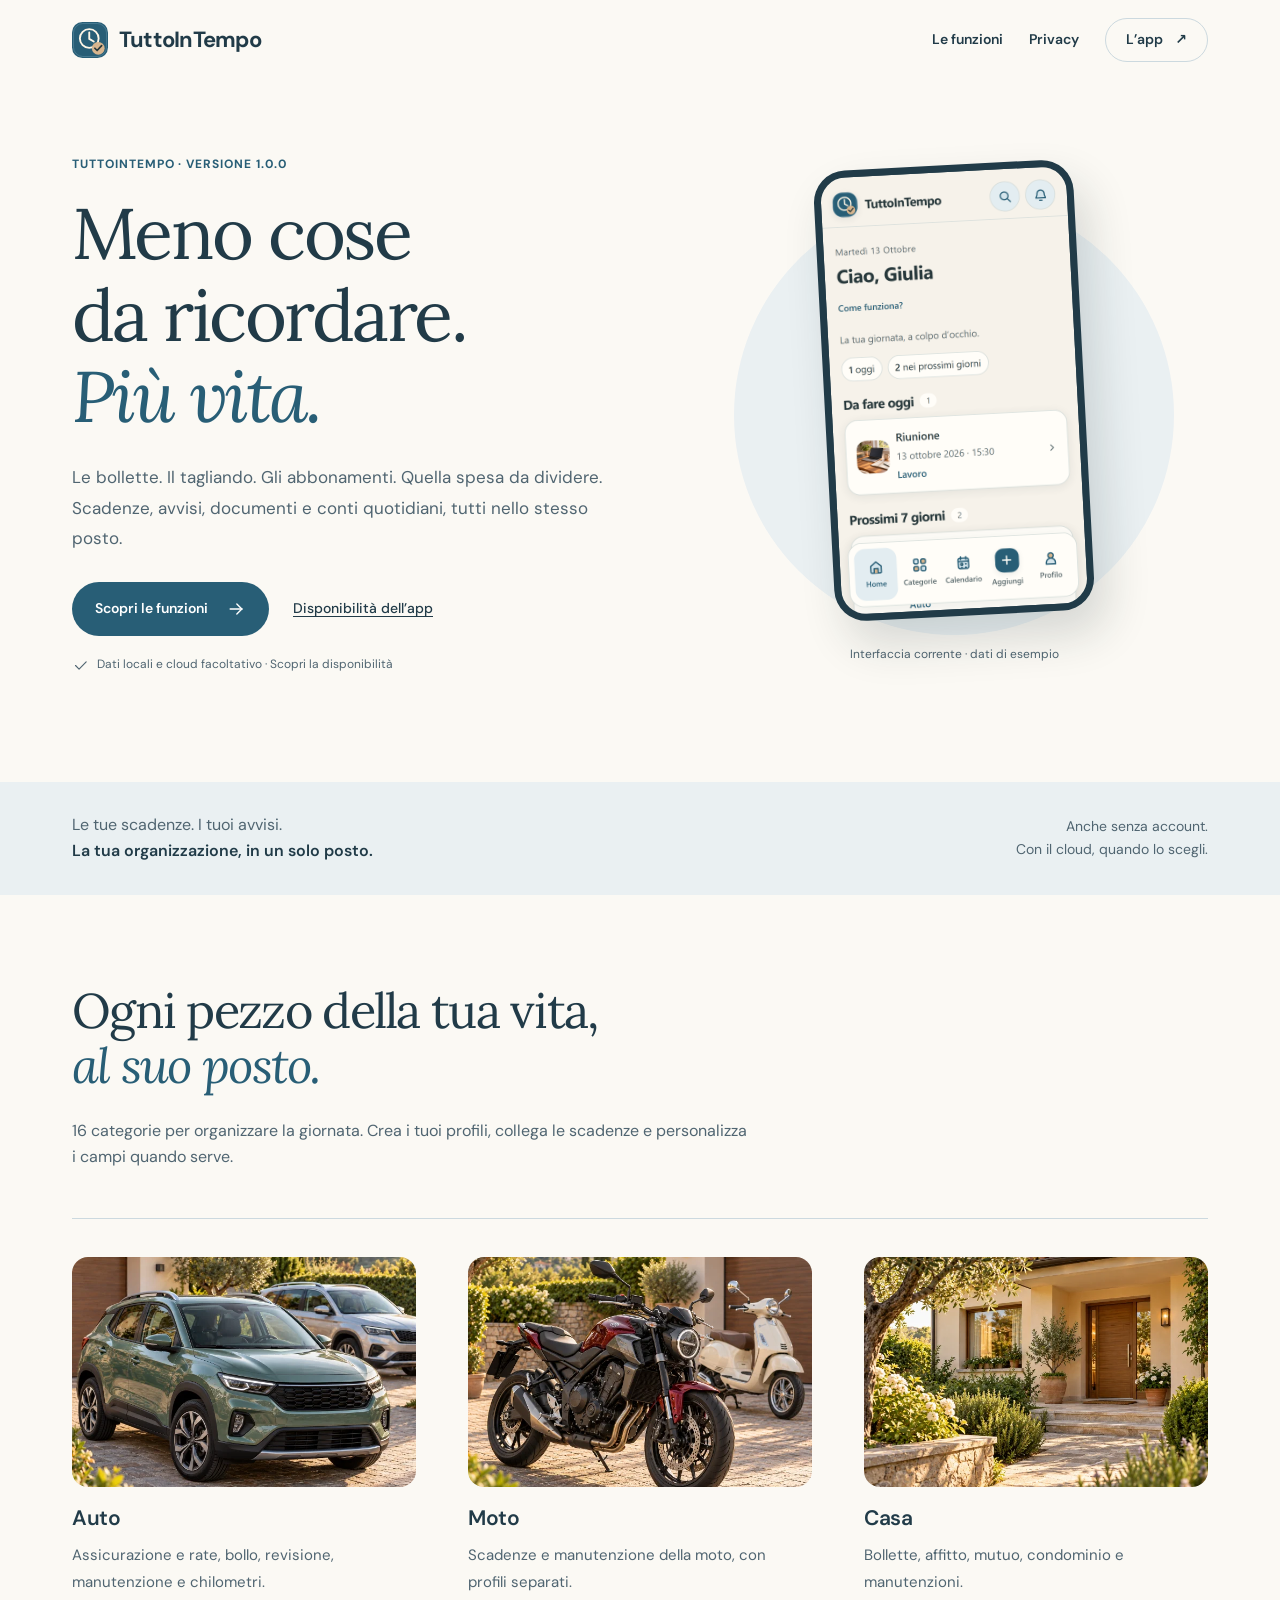
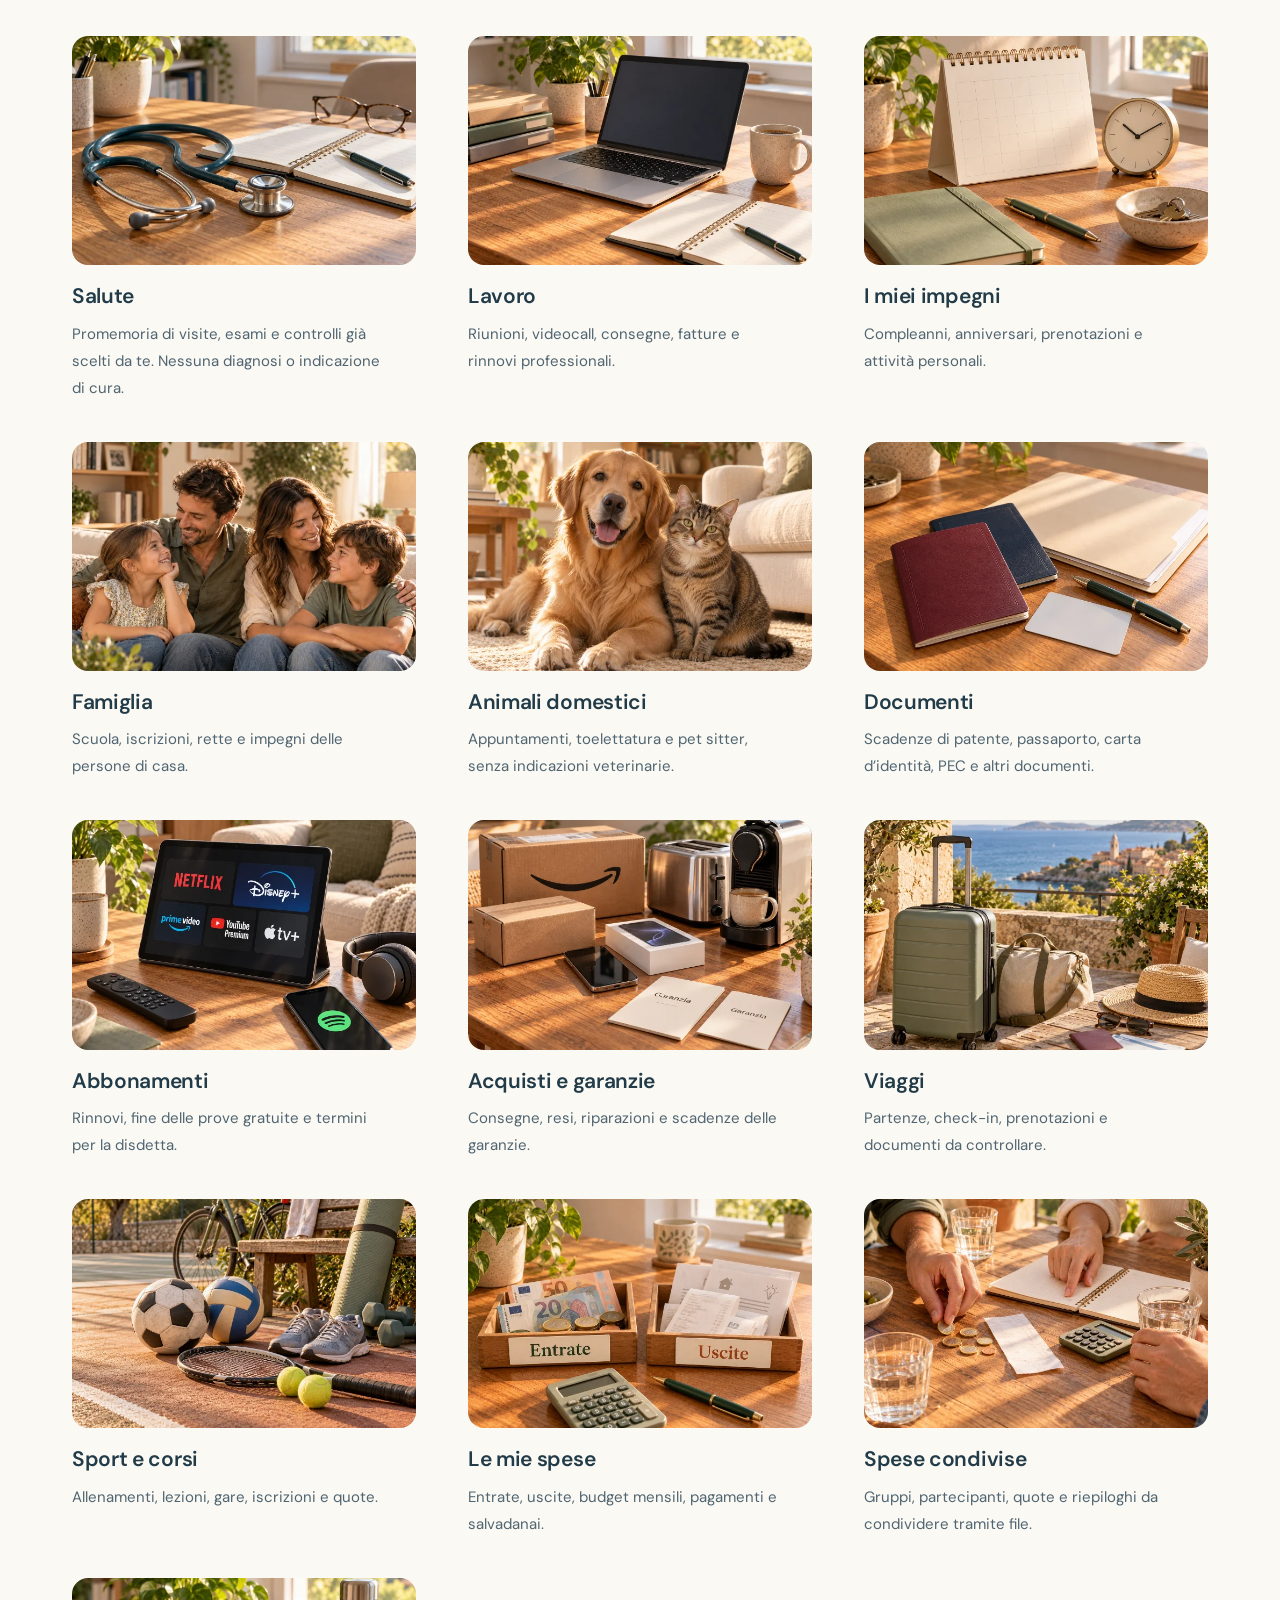
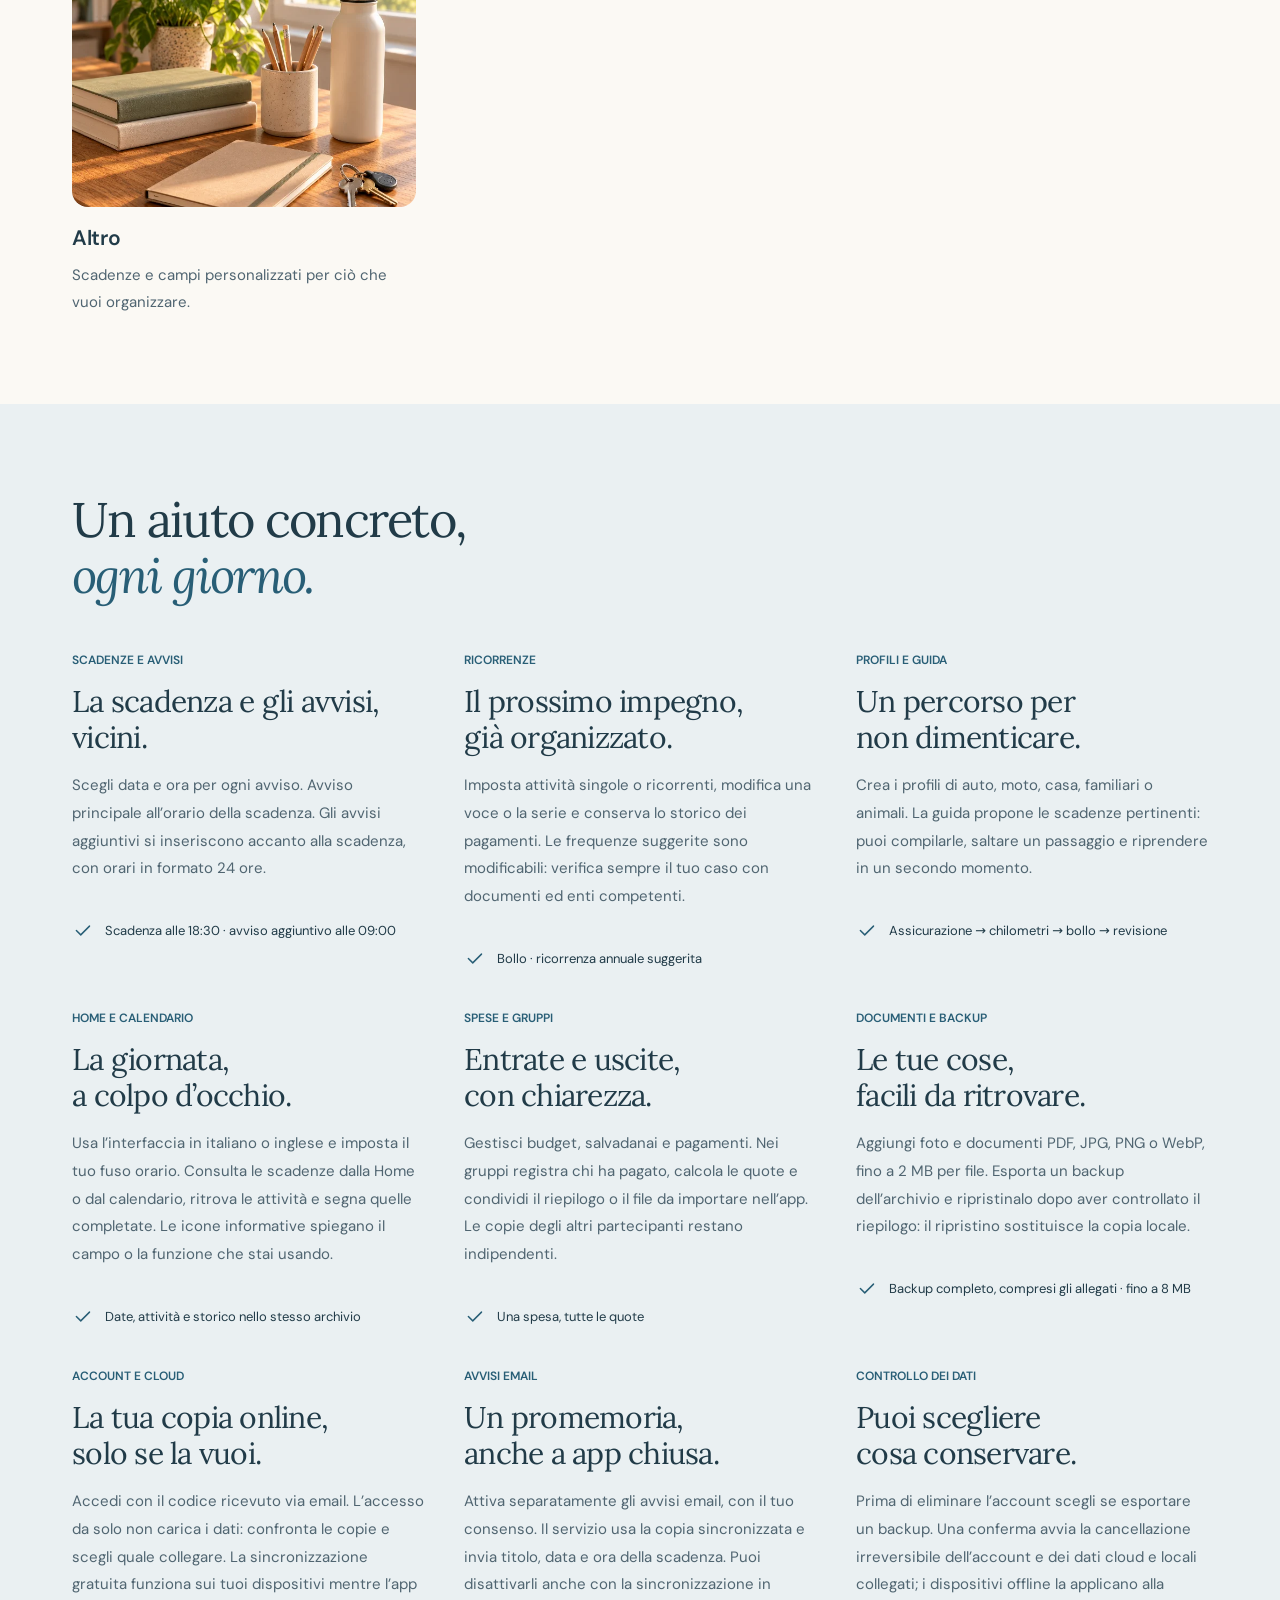
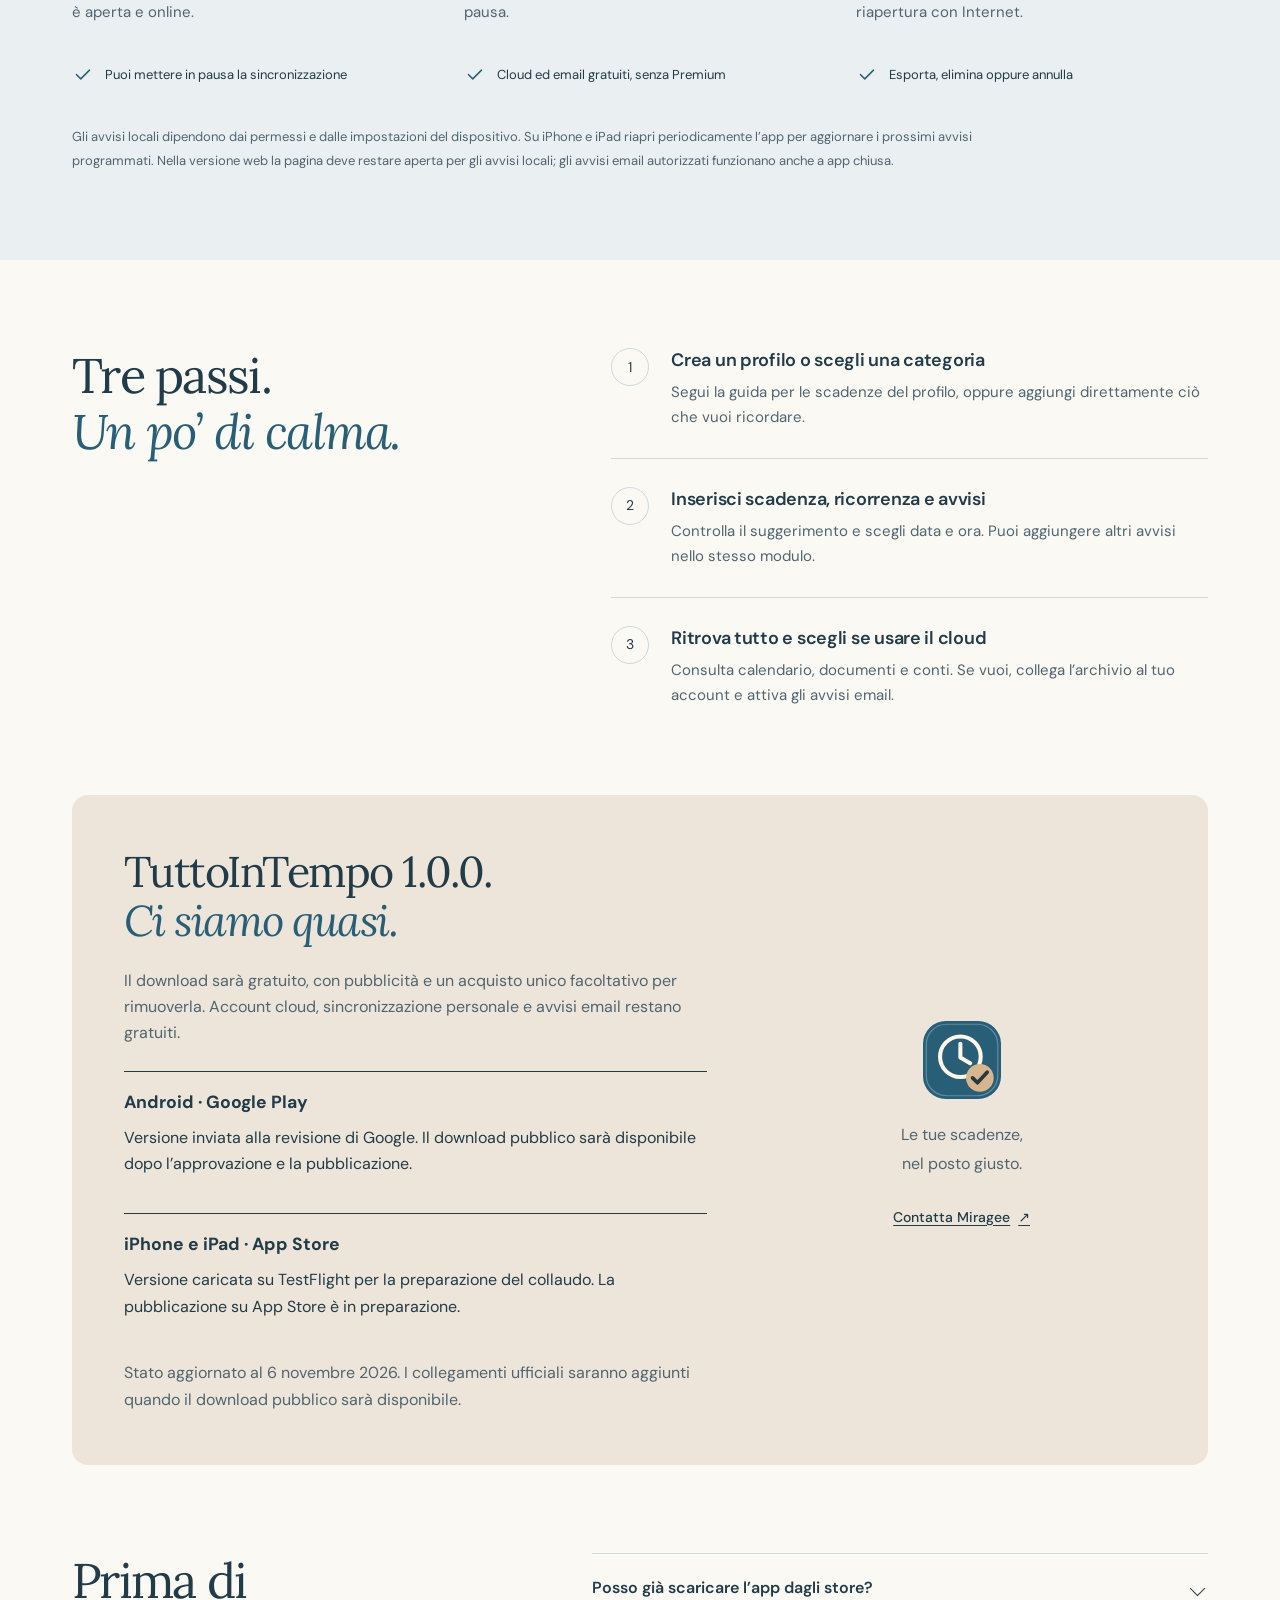
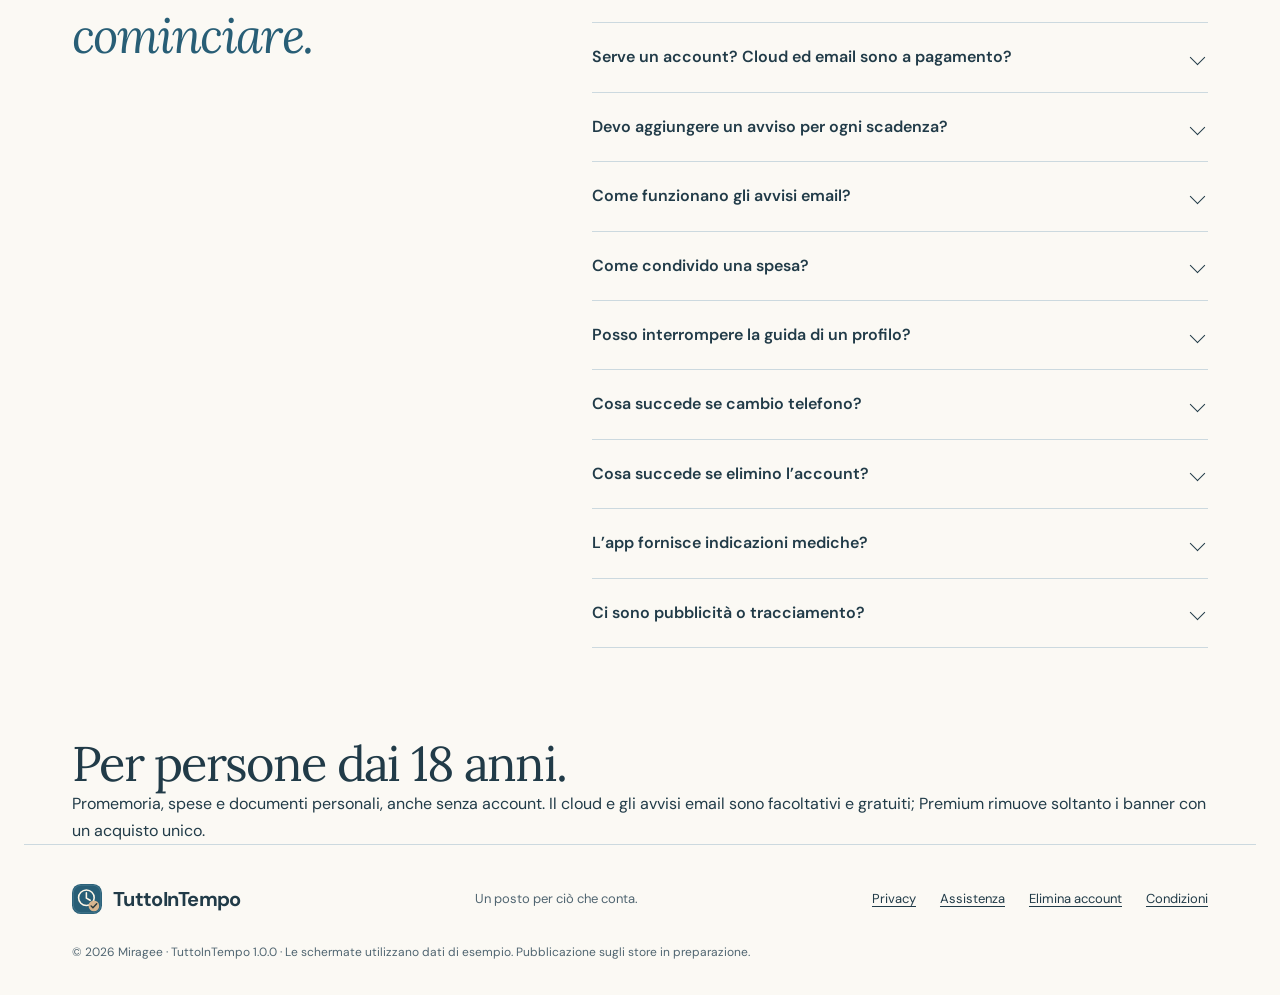
<file: index.html>
<!doctype html>
<html lang="it">
<head>
  <meta charset="utf-8">
  <meta name="viewport" content="width=device-width,initial-scale=1">
  <meta name="description" content="TuttoInTempo 1.0.0: scadenze, avvisi 24 ore, profili guidati, documenti, spese, cloud facoltativo e avvisi email. Android, iPhone e iPad.">
  <meta name="theme-color" content="#285e76">
  <meta name="referrer" content="strict-origin-when-cross-origin">
  <meta property="og:title" content="TuttoInTempo | Più spazio alla vita.">
  <meta property="og:description" content="Scadenze, avvisi, documenti e spese. Dati locali, cloud facoltativo e avvisi email gratuiti.">
  <meta property="og:type" content="website">
  <meta property="og:url" content="https://miragee-lab.github.io/tutto-in-tempo-sito/">
  <meta property="og:image" content="https://miragee-lab.github.io/tutto-in-tempo-sito/assets/social.png">
  <meta property="og:image:width" content="1024">
  <meta property="og:image:height" content="500">
  <meta name="twitter:card" content="summary_large_image">
  <link rel="canonical" href="https://miragee-lab.github.io/tutto-in-tempo-sito/">
  <link rel="icon" href="assets/logo.svg" type="image/svg+xml">
  <link rel="stylesheet" href="style.css">
  <title>TuttoInTempo | Più spazio alla vita.</title>
</head>
<body>
  <a class="skip" href="#contenuto">Vai al contenuto</a>
  <svg class="icon-library" xmlns="http://www.w3.org/2000/svg" aria-hidden="true"><defs>
<symbol id="home" viewBox="0 0 24 24"><!--
tags: [home, house, homepage, main, start, dashboard, building, residence, real-estate]
category: Buildings
version: "1.0"
unicode: "eac1"
-->

  <path d="M5 12l-2 0l9 -9l9 9l-2 0" />
  <path d="M5 12v7a2 2 0 0 0 2 2h10a2 2 0 0 0 2 -2v-7" />
  <path d="M9 21v-6a2 2 0 0 1 2 -2h2a2 2 0 0 1 2 2v6" /></symbol>
<symbol id="car" viewBox="0 0 24 24"><!--
tags: [car, vehicle, automobile, auto, drive, transport, travel, sedan]
category: Vehicles
version: "1.5"
unicode: "ebbb"
-->

  <path d="M5 17a2 2 0 1 0 4 0a2 2 0 1 0 -4 0" />
  <path d="M15 17a2 2 0 1 0 4 0a2 2 0 1 0 -4 0" />
  <path d="M5 17h-2v-6l2 -5h9l4 5h1a2 2 0 0 1 2 2v4h-2m-4 0h-6m-6 -6h15m-6 0v-5" /></symbol>
<symbol id="heart" viewBox="0 0 24 24"><!--
tags: [heart, love, like, favorite, favourite, wishlist, valentine, emotion, health]
category: Shapes
version: "1.0"
unicode: "eabe"
-->

  <path d="M19.5 12.572l-7.5 7.428l-7.5 -7.428a5 5 0 1 1 7.5 -6.566a5 5 0 1 1 7.5 6.572" /></symbol>
<symbol id="people" viewBox="0 0 24 24"><!--
tags: [people, group, team, persons, accounts, members, community, user, users]
category: System
version: "1.7"
unicode: "ebf2"
-->

  <path d="M5 7a4 4 0 1 0 8 0a4 4 0 1 0 -8 0" />
  <path d="M3 21v-2a4 4 0 0 1 4 -4h4a4 4 0 0 1 4 4v2" />
  <path d="M16 3.13a4 4 0 0 1 0 7.75" />
  <path d="M21 21v-2a4 4 0 0 0 -3 -3.85" /></symbol>
<symbol id="paw" viewBox="0 0 24 24"><!--
category: Animals
tags: [pet, animal, dog, cat, footprint, paw-print, vet, paw]
version: "1.52"
unicode: "eff9"
-->

  <path d="M14.7 13.5c-1.1 -2 -1.441 -2.5 -2.7 -2.5c-1.259 0 -1.736 .755 -2.836 2.747c-.942 1.703 -2.846 1.845 -3.321 3.291c-.097 .265 -.145 .677 -.143 .962c0 1.176 .787 2 1.8 2c1.259 0 3 -1 4.5 -1s3.241 1 4.5 1c1.013 0 1.8 -.823 1.8 -2c0 -.285 -.049 -.697 -.146 -.962c-.475 -1.451 -2.512 -1.835 -3.454 -3.538" />
  <path d="M20.188 8.082a1.039 1.039 0 0 0 -.406 -.082h-.015c-.735 .012 -1.56 .75 -1.993 1.866c-.519 1.335 -.28 2.7 .538 3.052c.129 .055 .267 .082 .406 .082c.739 0 1.575 -.742 2.011 -1.866c.516 -1.335 .273 -2.7 -.54 -3.052l-.001 0" />
  <path d="M9.474 9c.055 0 .109 0 .163 -.011c.944 -.128 1.533 -1.346 1.32 -2.722c-.203 -1.297 -1.047 -2.267 -1.932 -2.267c-.055 0 -.109 0 -.163 .011c-.944 .128 -1.533 1.346 -1.32 2.722c.204 1.293 1.048 2.267 1.933 2.267" />
  <path d="M16.456 6.733c.214 -1.376 -.375 -2.594 -1.32 -2.722a1.164 1.164 0 0 0 -.162 -.011c-.885 0 -1.728 .97 -1.93 2.267c-.214 1.376 .375 2.594 1.32 2.722c.054 .007 .108 .011 .162 .011c.885 0 1.73 -.974 1.93 -2.267" />
  <path d="M5.69 12.918c.816 -.352 1.054 -1.719 .536 -3.052c-.436 -1.124 -1.271 -1.866 -2.009 -1.866c-.14 0 -.277 .027 -.407 .082c-.816 .352 -1.054 1.719 -.536 3.052c.436 1.124 1.271 1.866 2.009 1.866c.14 0 .277 -.027 .407 -.082" /></symbol>
<symbol id="case" viewBox="0 0 24 24"><!--
category: Design
tags: [briefcase, business, work, job, portfolio, bag, office, suitcase, career]
version: "1.0"
unicode: "ea46"
-->

  <path d="M3 9a2 2 0 0 1 2 -2h14a2 2 0 0 1 2 2v9a2 2 0 0 1 -2 2h-14a2 2 0 0 1 -2 -2l0 -9" />
  <path d="M8 7v-2a2 2 0 0 1 2 -2h4a2 2 0 0 1 2 2v2" />
  <path d="M12 12l0 .01" />
  <path d="M3 13a20 20 0 0 0 18 0" /></symbol>
<symbol id="doc" viewBox="0 0 24 24"><!--
tags: [text, document, txt, doc, article, page, notes, file, content, paper]
category: Document
version: "1.0"
unicode: "eaa2"
-->

  <path d="M14 3v4a1 1 0 0 0 1 1h4" />
  <path d="M17 21h-10a2 2 0 0 1 -2 -2v-14a2 2 0 0 1 2 -2h7l5 5v11a2 2 0 0 1 -2 2" />
  <path d="M9 9l1 0" />
  <path d="M9 13l6 0" />
  <path d="M9 17l6 0" /></symbol>
<symbol id="clock" viewBox="0 0 24 24"><!--
tags: [time, watch, hour, schedule, timer, clock-face, history, pending, wall-clock, minutes, clock]
category: System
version: "1.0"
unicode: "ea70"
-->

  <path d="M3 12a9 9 0 1 0 18 0a9 9 0 0 0 -18 0" />
  <path d="M12 7v5l3 3" /></symbol>
<symbol id="wallet" viewBox="0 0 24 24"><!--
category: E-commerce
tags: [wallet, money, payment, purse, finance, cash, billfold, bricks]
version: "1.2"
unicode: "eb75"
-->

  <path d="M17 8v-3a1 1 0 0 0 -1 -1h-10a2 2 0 0 0 0 4h12a1 1 0 0 1 1 1v3m0 4v3a1 1 0 0 1 -1 1h-12a2 2 0 0 1 -2 -2v-12" />
  <path d="M20 12v4h-4a2 2 0 0 1 0 -4h4" /></symbol>
<symbol id="check" viewBox="0 0 24 24"><!--
tags: [check, checkmark, tick, done, yes, ok, confirm, success, approve, correct, complete]
category: System
version: "1.0"
unicode: "ea5e"
-->

  <path d="M5 12l5 5l10 -10" /></symbol>
<symbol id="arrow" viewBox="0 0 24 24"><!--
tags: [direction, east, next, forward, continue, proceed, go, pointer, arrow, right]
category: Arrows
version: "1.0"
unicode: "ea1f"
-->

  <path d="M5 12l14 0" />
  <path d="M13 18l6 -6" />
  <path d="M13 6l6 6" /></symbol>
</defs></svg>
  <header class="header wrap">
    <a class="brand" href="./" aria-label="TuttoInTempo, pagina iniziale"><img src="assets/logo.svg" alt="" width="38" height="38">TuttoInTempo</a>
    <nav aria-label="Navigazione principale"><a href="#funzioni">Le funzioni</a><a href="privacy.html">Privacy</a><a class="nav-cta" href="#disponibilita">L’app <span aria-hidden="true">↗</span></a></nav>
  </header>
<main id="contenuto">
<section class="hero wrap" aria-labelledby="hero-title"><div class="hero-copy"><p class="eyebrow">TUTTOINTEMPO · VERSIONE 1.0.0</p><h1 id="hero-title">Meno cose<br>da ricordare.<br><em>Più vita.</em></h1><p class="lead">Le bollette. Il tagliando. Gli abbonamenti. Quella spesa da dividere. Scadenze, avvisi, documenti e conti quotidiani, tutti nello stesso posto.</p><div class="actions"><a class="button" href="#funzioni">Scopri le funzioni <svg aria-hidden="true"><use href="#arrow"/></svg></a><a class="text-link" href="#disponibilita">Disponibilità dell’app</a></div><p class="hero-note"><svg aria-hidden="true"><use href="#check"/></svg> Dati locali e cloud facoltativo · Scopri la disponibilità</p></div><figure class="hero-art"><div class="art-circle" aria-hidden="true"></div><div class="phone"><img src="assets/app-preview.png" width="1080" height="1920" alt="Interfaccia corrente di TuttoInTempo: Home con il profilo Giulia e scadenze di esempio." fetchpriority="high"></div><figcaption class="art-caption">Interfaccia corrente · dati di esempio</figcaption></figure></section>
<section class="intro-strip"><div class="wrap"><p>Le tue scadenze. I tuoi avvisi.<br><strong>La tua organizzazione, in un solo posto.</strong></p><p>Anche senza account.<br>Con il cloud, quando lo scegli.</p></div></section>
<section class="section wrap" id="funzioni" aria-labelledby="functions-title"><div class="section-heading"><h2 id="functions-title">Ogni pezzo della tua vita,<br><em>al suo posto.</em></h2><p>16 categorie per organizzare la giornata. Crea i tuoi profili, collega le scadenze e personalizza i campi quando serve.</p></div><div class="category-grid"><article class="category"><img src="assets/categories/auto.webp" alt="" width="640" height="426" loading="lazy" decoding="async"><h3>Auto</h3><p>Assicurazione e rate, bollo, revisione, manutenzione e chilometri.</p></article>
<article class="category"><img src="assets/categories/moto.webp" alt="" width="640" height="426" loading="lazy" decoding="async"><h3>Moto</h3><p>Scadenze e manutenzione della moto, con profili separati.</p></article>
<article class="category"><img src="assets/categories/casa.webp" alt="" width="640" height="426" loading="lazy" decoding="async"><h3>Casa</h3><p>Bollette, affitto, mutuo, condominio e manutenzioni.</p></article>
<article class="category"><img src="assets/categories/salute.webp" alt="" width="640" height="426" loading="lazy" decoding="async"><h3>Salute</h3><p>Promemoria di visite, esami e controlli già scelti da te. Nessuna diagnosi o indicazione di cura.</p></article>
<article class="category"><img src="assets/categories/lavoro.webp" alt="" width="640" height="426" loading="lazy" decoding="async"><h3>Lavoro</h3><p>Riunioni, videocall, consegne, fatture e rinnovi professionali.</p></article>
<article class="category"><img src="assets/categories/personale.webp" alt="" width="640" height="426" loading="lazy" decoding="async"><h3>I miei impegni</h3><p>Compleanni, anniversari, prenotazioni e attività personali.</p></article>
<article class="category"><img src="assets/categories/famiglia.webp" alt="" width="640" height="426" loading="lazy" decoding="async"><h3>Famiglia</h3><p>Scuola, iscrizioni, rette e impegni delle persone di casa.</p></article>
<article class="category"><img src="assets/categories/animali.webp" alt="" width="640" height="426" loading="lazy" decoding="async"><h3>Animali domestici</h3><p>Appuntamenti, toelettatura e pet sitter, senza indicazioni veterinarie.</p></article>
<article class="category"><img src="assets/categories/documenti.webp" alt="" width="640" height="426" loading="lazy" decoding="async"><h3>Documenti</h3><p>Scadenze di patente, passaporto, carta d’identità, PEC e altri documenti.</p></article>
<article class="category"><img src="assets/categories/abbonamenti.webp" alt="" width="640" height="426" loading="lazy" decoding="async"><h3>Abbonamenti</h3><p>Rinnovi, fine delle prove gratuite e termini per la disdetta.</p></article>
<article class="category"><img src="assets/categories/acquisti-garanzie.webp" alt="" width="640" height="426" loading="lazy" decoding="async"><h3>Acquisti e garanzie</h3><p>Consegne, resi, riparazioni e scadenze delle garanzie.</p></article>
<article class="category"><img src="assets/categories/viaggi.webp" alt="" width="640" height="426" loading="lazy" decoding="async"><h3>Viaggi</h3><p>Partenze, check-in, prenotazioni e documenti da controllare.</p></article>
<article class="category"><img src="assets/categories/sport-corsi.webp" alt="" width="640" height="426" loading="lazy" decoding="async"><h3>Sport e corsi</h3><p>Allenamenti, lezioni, gare, iscrizioni e quote.</p></article>
<article class="category"><img src="assets/categories/le-mie-spese.webp" alt="" width="640" height="426" loading="lazy" decoding="async"><h3>Le mie spese</h3><p>Entrate, uscite, budget mensili, pagamenti e salvadanai.</p></article>
<article class="category"><img src="assets/categories/spese-condivise.webp" alt="" width="640" height="426" loading="lazy" decoding="async"><h3>Spese condivise</h3><p>Gruppi, partecipanti, quote e riepiloghi da condividere tramite file.</p></article>
<article class="category"><img src="assets/categories/altro.webp" alt="" width="640" height="426" loading="lazy" decoding="async"><h3>Altro</h3><p>Scadenze e campi personalizzati per ciò che vuoi organizzare.</p></article></div></section>
<section class="features-section"><div class="wrap section"><h2>Un aiuto concreto,<br><em>ogni giorno.</em></h2><div class="feature-grid">
<article><span class="feature-label">SCADENZE E AVVISI</span><h3>La scadenza e gli avvisi,<br>vicini.</h3><p>Scegli data e ora per ogni avviso. Avviso principale all’orario della scadenza. Gli avvisi aggiuntivi si inseriscono accanto alla scadenza, con orari in formato 24 ore.</p><div class="feature-sample"><svg aria-hidden="true"><use href="#check"/></svg><span>Scadenza alle 18:30 · avviso aggiuntivo alle 09:00</span></div></article>
<article><span class="feature-label">RICORRENZE</span><h3>Il prossimo impegno,<br>già organizzato.</h3><p>Imposta attività singole o ricorrenti, modifica una voce o la serie e conserva lo storico dei pagamenti. Le frequenze suggerite sono modificabili: verifica sempre il tuo caso con documenti ed enti competenti.</p><div class="feature-sample"><svg aria-hidden="true"><use href="#check"/></svg><span>Bollo · ricorrenza annuale suggerita</span></div></article>
<article><span class="feature-label">PROFILI E GUIDA</span><h3>Un percorso per<br>non dimenticare.</h3><p>Crea i profili di auto, moto, casa, familiari o animali. La guida propone le scadenze pertinenti: puoi compilarle, saltare un passaggio e riprendere in un secondo momento.</p><div class="feature-sample"><svg aria-hidden="true"><use href="#check"/></svg><span>Assicurazione → chilometri → bollo → revisione</span></div></article>
<article><span class="feature-label">HOME E CALENDARIO</span><h3>La giornata,<br>a colpo d’occhio.</h3><p>Usa l’interfaccia in italiano o inglese e imposta il tuo fuso orario. Consulta le scadenze dalla Home o dal calendario, ritrova le attività e segna quelle completate. Le icone informative spiegano il campo o la funzione che stai usando.</p><div class="feature-sample"><svg aria-hidden="true"><use href="#check"/></svg><span>Date, attività e storico nello stesso archivio</span></div></article>
<article><span class="feature-label">SPESE E GRUPPI</span><h3>Entrate e uscite,<br>con chiarezza.</h3><p>Gestisci budget, salvadanai e pagamenti. Nei gruppi registra chi ha pagato, calcola le quote e condividi il riepilogo o il file da importare nell’app. Le copie degli altri partecipanti restano indipendenti.</p><div class="feature-sample"><svg aria-hidden="true"><use href="#check"/></svg><span>Una spesa, tutte le quote</span></div></article>
<article><span class="feature-label">DOCUMENTI E BACKUP</span><h3>Le tue cose,<br>facili da ritrovare.</h3><p>Aggiungi foto e documenti PDF, JPG, PNG o WebP, fino a 2 MB per file. Esporta un backup dell’archivio e ripristinalo dopo aver controllato il riepilogo: il ripristino sostituisce la copia locale.</p><div class="feature-sample"><svg aria-hidden="true"><use href="#check"/></svg><span>Backup completo, compresi gli allegati · fino a 8 MB</span></div></article>
<article><span class="feature-label">ACCOUNT E CLOUD</span><h3>La tua copia online,<br>solo se la vuoi.</h3><p>Accedi con il codice ricevuto via email. L’accesso da solo non carica i dati: confronta le copie e scegli quale collegare. La sincronizzazione gratuita funziona sui tuoi dispositivi mentre l’app è aperta e online.</p><div class="feature-sample"><svg aria-hidden="true"><use href="#check"/></svg><span>Puoi mettere in pausa la sincronizzazione</span></div></article>
<article><span class="feature-label">AVVISI EMAIL</span><h3>Un promemoria,<br>anche a app chiusa.</h3><p>Attiva separatamente gli avvisi email, con il tuo consenso. Il servizio usa la copia sincronizzata e invia titolo, data e ora della scadenza. Puoi disattivarli anche con la sincronizzazione in pausa.</p><div class="feature-sample"><svg aria-hidden="true"><use href="#check"/></svg><span>Cloud ed email gratuiti, senza Premium</span></div></article>
<article><span class="feature-label">CONTROLLO DEI DATI</span><h3>Puoi scegliere<br>cosa conservare.</h3><p>Prima di eliminare l’account scegli se esportare un backup. Una conferma avvia la cancellazione irreversibile dell’account e dei dati cloud e locali collegati; i dispositivi offline la applicano alla riapertura con Internet.</p><div class="feature-sample"><svg aria-hidden="true"><use href="#check"/></svg><span>Esporta, elimina oppure annulla</span></div></article>
</div><p class="features-note">Gli avvisi locali dipendono dai permessi e dalle impostazioni del dispositivo. Su iPhone e iPad riapri periodicamente l’app per aggiornare i prossimi avvisi programmati. Nella versione web la pagina deve restare aperta per gli avvisi locali; gli avvisi email autorizzati funzionano anche a app chiusa.</p></div></section>
<section class="section wrap how-section" aria-labelledby="how-title"><div><h2 id="how-title">Tre passi.<br><em>Un po’ di calma.</em></h2></div><ol class="steps"><li><span>1</span><div><h3>Crea un profilo o scegli una categoria</h3><p>Segui la guida per le scadenze del profilo, oppure aggiungi direttamente ciò che vuoi ricordare.</p></div></li><li><span>2</span><div><h3>Inserisci scadenza, ricorrenza e avvisi</h3><p>Controlla il suggerimento e scegli data e ora. Puoi aggiungere altri avvisi nello stesso modulo.</p></div></li><li><span>3</span><div><h3>Ritrova tutto e scegli se usare il cloud</h3><p>Consulta calendario, documenti e conti. Se vuoi, collega l’archivio al tuo account e attiva gli avvisi email.</p></div></li></ol></section>
<section class="availability wrap" id="disponibilita" aria-labelledby="availability-title"><div><h2 id="availability-title">TuttoInTempo 1.0.0.<br><em>Ci siamo quasi.</em></h2><p>Il download sarà gratuito, con pubblicità e un acquisto unico facoltativo per rimuoverla. Account cloud, sincronizzazione personale e avvisi email restano gratuiti.</p><dl class="store-status"><div><dt>Android · Google Play</dt><dd>Versione inviata alla revisione di Google. Il download pubblico sarà disponibile dopo l’approvazione e la pubblicazione.</dd></div><div><dt>iPhone e iPad · App Store</dt><dd>Versione caricata su TestFlight per la preparazione del collaudo. La pubblicazione su App Store è in preparazione.</dd></div></dl><p class="availability-updated">Stato aggiornato al <time datetime="2026-11-06">6 novembre 2026</time>. I collegamenti ufficiali saranno aggiunti quando il download pubblico sarà disponibile.</p></div><div class="availability-side"><img src="assets/logo.svg" alt="" width="90" height="90"><p>Le tue scadenze,<br>nel posto giusto.</p><a href="support.html">Contatta Miragee <span aria-hidden="true">↗</span></a></div></section>
<section class="section wrap faq-section" aria-labelledby="faq-title"><div><h2 id="faq-title">Prima di<br><em>cominciare.</em></h2></div><div class="faq-list">
<details><summary>Posso già scaricare l’app dagli store?</summary><p>La versione Android è stata inviata alla revisione di Google. La versione iPhone e iPad è caricata su TestFlight e la pubblicazione su App Store è in preparazione. Qui compariranno i collegamenti ufficiali quando i download pubblici saranno disponibili.</p></details>
<details><summary>Serve un account? Cloud ed email sono a pagamento?</summary><p>Puoi usare l’archivio locale senza account. Account, sincronizzazione personale e avvisi email sono facoltativi e gratuiti. Premium serve soltanto a rimuovere la pubblicità.</p></details>
<details><summary>Devo aggiungere un avviso per ogni scadenza?</summary><p>L’avviso principale è previsto all’orario della scadenza, con gli avvisi abilitati e i permessi necessari. Aggiungi altre date e ore soltanto quando vuoi ulteriori promemoria. Tutti gli orari sono in formato 24 ore.</p></details>
<details><summary>Come funzionano gli avvisi email?</summary><p>Accedi al cloud, collega la tua copia e attiva “Ricevi gli avvisi anche via email” in Profilo → Avvisi e notifiche. Sono usate le scadenze della copia sincronizzata. Mettere in pausa la sincronizzazione o uscire dall’account non revoca il consenso alle email: puoi disattivarle nella stessa schermata.</p></details>
<details><summary>Come condivido una spesa?</summary><p>Conferma i dettagli da condividere e invia il link tramite WhatsApp o un’altra app. Chi riceve apre il riepilogo online e sceglie Apri in TuttoInTempo, poi conferma l’importazione. Creare link richiede l’account cloud gratuito, ma leggerli no. Scadono dopo 30 giorni e puoi disattivarli da Profilo / Link condivisi. L’app mostra una conferma da chiudere con OK dopo l’importazione e avvisa se la spesa è già presente. Le copie restano indipendenti e non si aggiornano automaticamente. Le vecchie copie tramite file restano importabili.</p></details>
<details><summary>Posso interrompere la guida di un profilo?</summary><p>Sì. Puoi saltare un passaggio o fermarti e riprendere la guida in seguito, senza perdere le scadenze già inserite.</p></details>
<details><summary>Cosa succede se cambio telefono?</summary><p>Esporta prima un backup. Se hai collegato la copia cloud, accedi sul nuovo dispositivo, confronta le copie e scegli quella da usare. Le autorizzazioni alle notifiche vanno concesse sul nuovo dispositivo. I file esportati contengono dati personali in chiaro: conservali in un luogo sicuro.</p></details>
<details><summary>Cosa succede se elimino l’account?</summary><p>Prima scegli se esportare un backup, continuare senza esportare o annullare. La conferma finale elimina definitivamente account, archivio online e copie locali collegate nelle installazioni aggiornate. Un dispositivo offline applica la cancellazione quando riapri l’app con Internet. File esportati ed email già ricevute restano nelle rispettive destinazioni. <a href="elimina-account.html">Come richiedere l’eliminazione</a>.</p></details>
<details><summary>L’app fornisce indicazioni mediche?</summary><p>No. Salute e Animali organizzano appuntamenti e impegni già scelti da te; non propongono terapie, farmaci, vaccinazioni o diagnosi. Le ricorrenze generali sono suggerimenti da verificare, non consulenza medica, legale o finanziaria.</p></details>
<details><summary>Ci sono pubblicità o tracciamento?</summary><p>Le app native includono banner Google AdMob e scelte pubblicitarie gestite da Google UMP. Premium rimuove i banner con un acquisto unico, senza abbonamento; prezzo e disponibilità sono mostrati da Google Play o App Store prima dell’acquisto. La versione Apple è ancora da collaudare su dispositivo. Questo sito di presentazione non integra annunci, moduli, cookie di profilazione o strumenti di analisi. GitHub Pages tratta i dati tecnici delle visite secondo la propria informativa. <a href="privacy.html">Leggi la privacy aggiornata</a>.</p></details>
</div></section><section class="wrap"><h2>Per persone dai 18 anni.</h2><p>Promemoria, spese e documenti personali, anche senza account. Il cloud e gli avvisi email sono facoltativi e gratuiti; Premium rimuove soltanto i banner con un acquisto unico.</p></section></main><footer class="footer wrap"><a class="brand" href="./"><img src="assets/logo.svg" alt="" width="30" height="30">TuttoInTempo</a><span>Un posto per ciò che conta.</span><nav aria-label="Link nel piè di pagina"><a href="privacy.html">Privacy</a><a href="support.html">Assistenza</a><a href="elimina-account.html">Elimina account</a><a href="terms.html">Condizioni</a></nav><p class="footer-note">© 2026 Miragee · TuttoInTempo 1.0.0 · Le schermate utilizzano dati di esempio. Pubblicazione sugli store in preparazione.</p></footer></body></html>
</file>
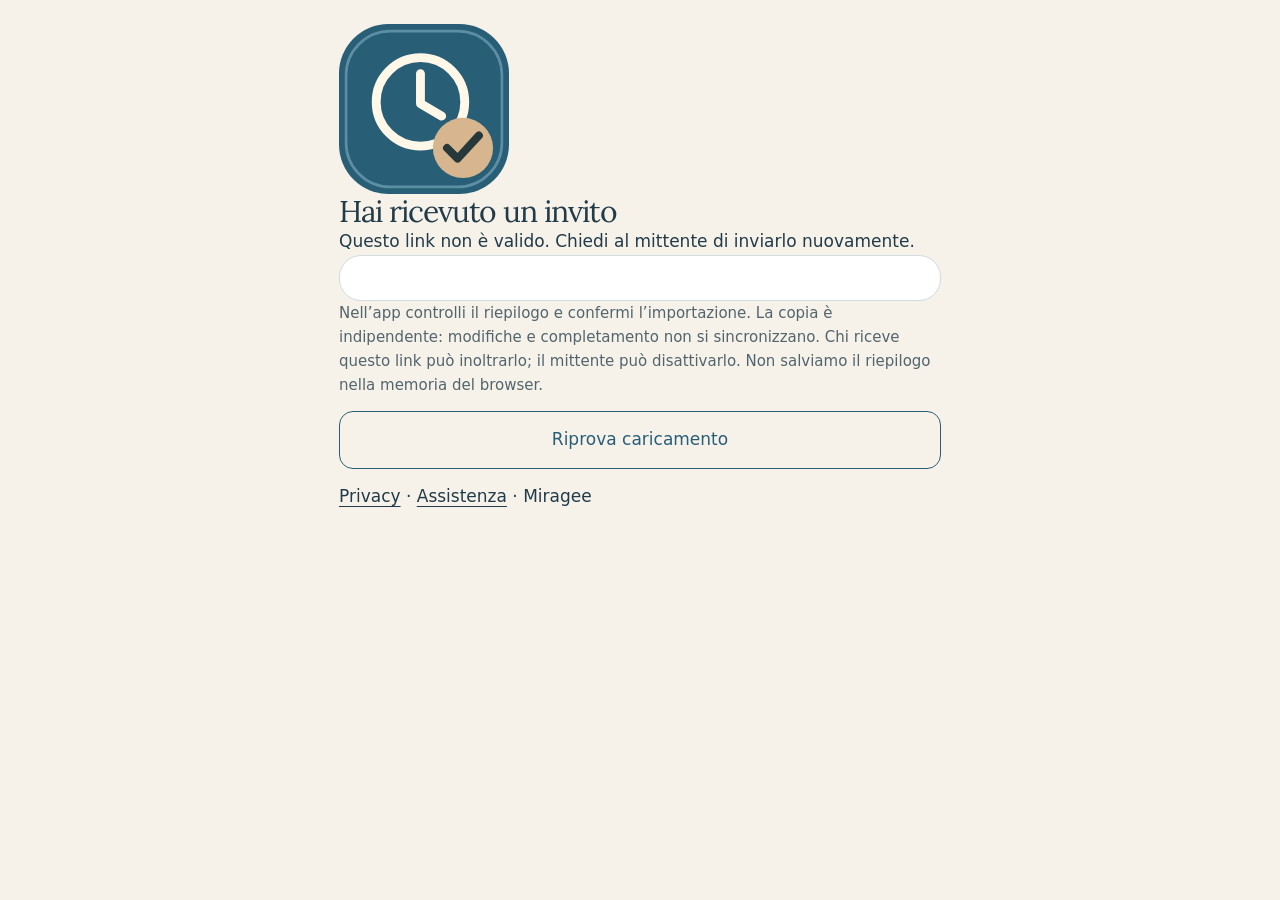
<file: condividi.html>
<!doctype html><html lang="it"><head><meta charset="utf-8"><meta name="viewport" content="width=device-width,initial-scale=1"><meta name="robots" content="noindex,nofollow"><meta name="referrer" content="no-referrer"><meta http-equiv="Content-Security-Policy" content="default-src 'self'; connect-src https://xhnjeeggksutjussayla.supabase.co; style-src 'self' 'unsafe-inline'; object-src 'none'; base-uri 'none'; form-action 'none'"><title>Apri in TuttoInTempo</title><meta name="description" content="Hai ricevuto un invito. Apri impegni e spese condivise in TuttoInTempo."><meta property="og:site_name" content="TuttoInTempo"><meta property="og:title" content="Apri in TuttoInTempo"><meta property="og:description" content="Hai ricevuto un invito. Controlla il riepilogo e conferma nell’app."><meta property="og:type" content="website"><meta property="og:url" content="https://miragee-lab.github.io/tutto-in-tempo-sito/condividi.html"><meta property="og:image" content="https://miragee-lab.github.io/tutto-in-tempo-sito/assets/share-icon-512.png"><meta property="og:image:type" content="image/png"><meta property="og:image:width" content="512"><meta property="og:image:height" content="512"><meta property="og:image:alt" content="Logo TuttoInTempo"><meta name="twitter:card" content="summary"><link rel="stylesheet" href="style.css"><style>body{margin:0;background:#f6f2ea;color:#213b48;font:17px/1.6 system-ui}main{max-width:650px;margin:auto;padding:24px}h1{font-size:30px}h2{font-size:25px}p{overflow-wrap:anywhere;white-space:pre-wrap}.share-card{padding:22px;background:#fff;border:1px solid #d1dce0;border-radius:22px}a.button,button{display:block;padding:14px 18px;margin:14px 0;border:1px solid #285e76;border-radius:14px;background:#285e76;color:white;text-align:center;text-decoration:none;font:inherit}button{background:transparent;color:#285e76;width:100%;cursor:pointer}.note{font-size:15px;color:#52656d}[hidden]{display:none!important}</style><script src="condividi.js" defer></script></head><body><main><header><a href="./"><img src="assets/logo.svg" width="170" alt="TuttoInTempo"></a></header><h1>Hai ricevuto un invito</h1><p id="share-status" role="status" aria-live="polite">Caricamento…</p><section id="share-content" class="share-card" aria-label="Riepilogo ricevuto"></section><section id="share-actions" hidden><a class="button" id="share-open-app">Apri in TuttoInTempo</a><a class="button" id="share-install" rel="noreferrer">Installa da Google Play</a><p class="note">Serve una versione aggiornata dell’app che supporti i link condivisi. Dopo l’installazione torna al messaggio WhatsApp e riapri il link. Per Android conferma Installa su Google Play. La versione iPhone/iPad sarà disponibile dopo il rilascio Apple.</p></section><p class="note">Nell’app controlli il riepilogo e confermi l’importazione. La copia è indipendente: modifiche e completamento non si sincronizzano. Chi riceve questo link può inoltrarlo; il mittente può disattivarlo. Non salviamo il riepilogo nella memoria del browser.</p><button id="share-retry" type="button">Riprova caricamento</button><footer><a href="privacy.html">Privacy</a> · <a href="support.html">Assistenza</a> · Miragee</footer></main></body></html>
</file>
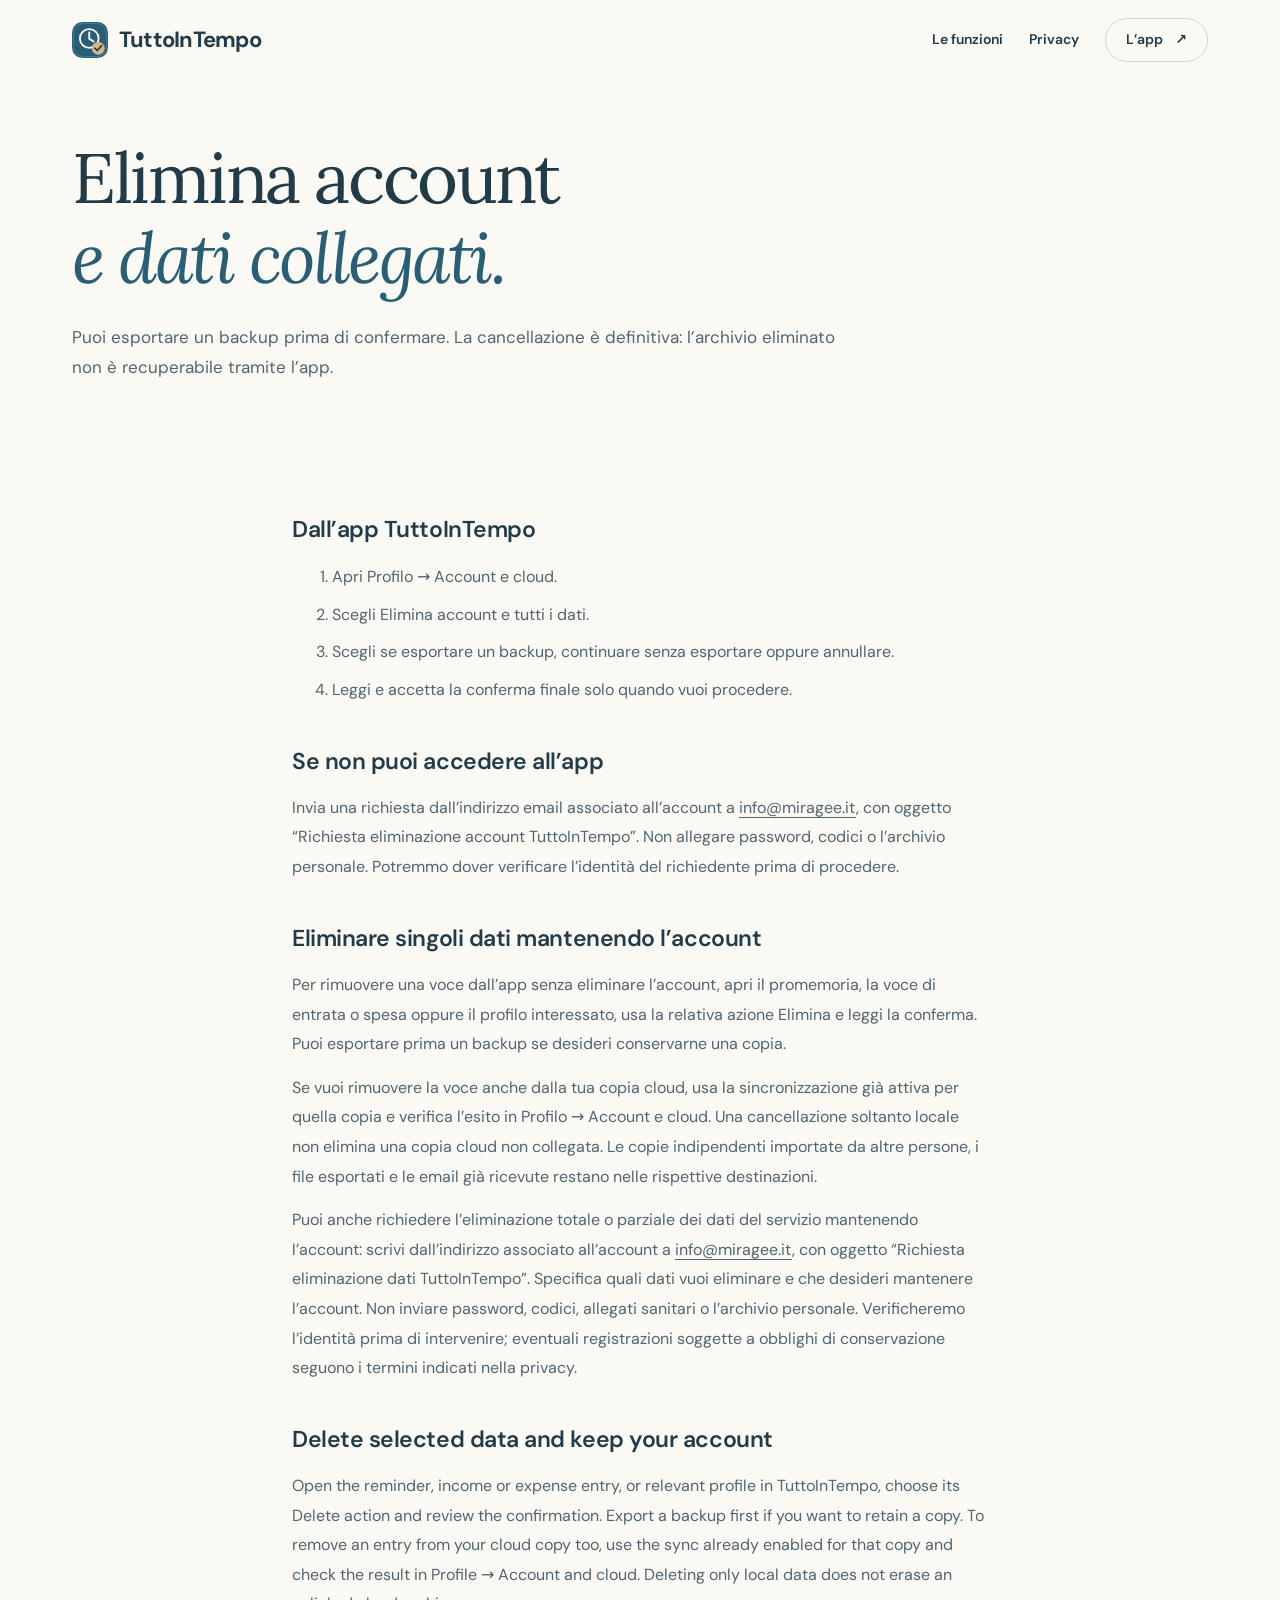
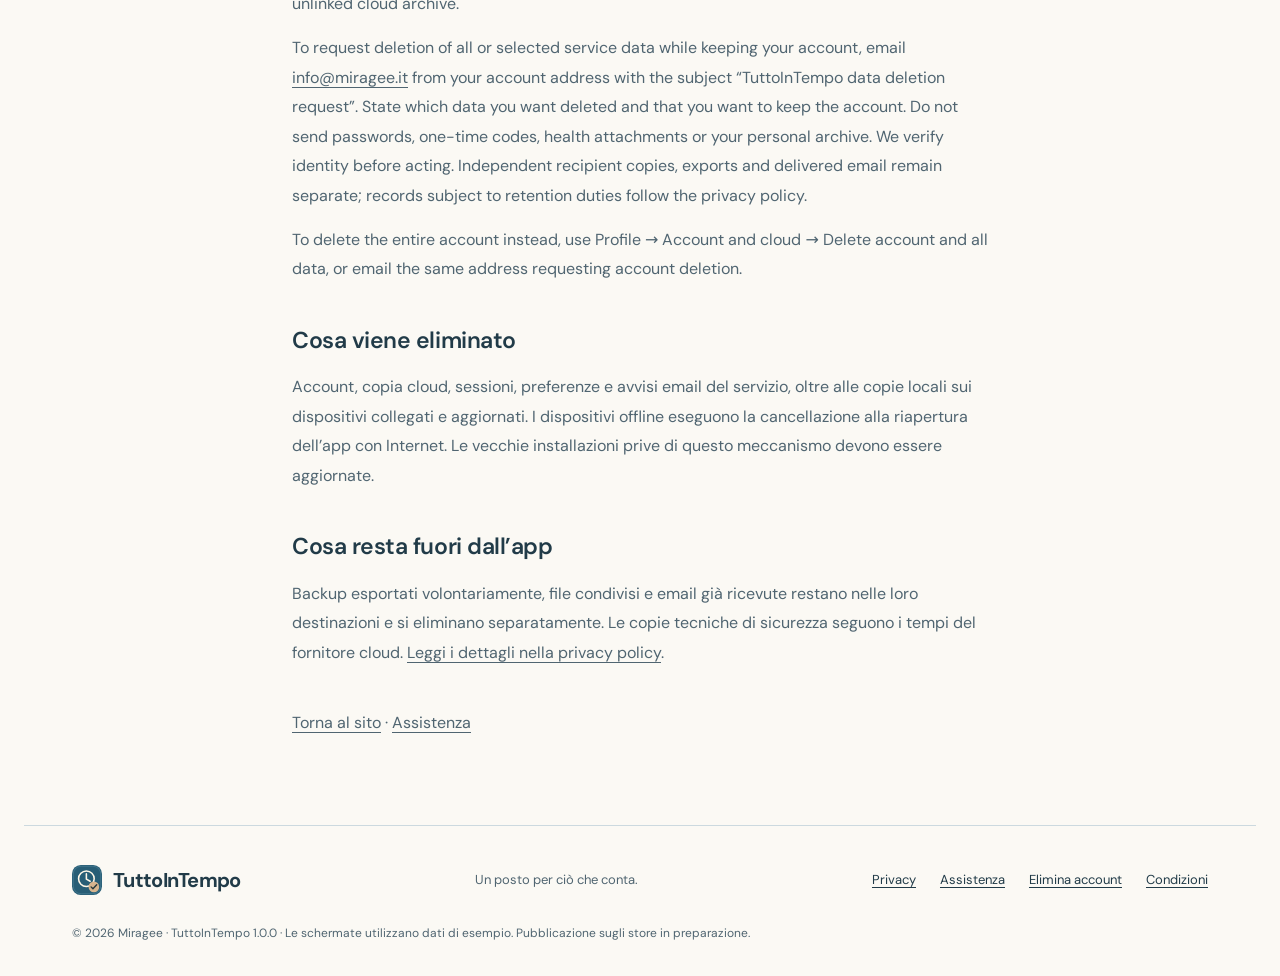
<file: elimina-account.html>
<!doctype html><html lang="it"><head><meta charset="utf-8"><meta name="viewport" content="width=device-width,initial-scale=1"><meta name="description" content="Come richiedere la cancellazione definitiva dell’account TuttoInTempo e dei dati collegati."><meta name="theme-color" content="#285e76"><meta name="referrer" content="strict-origin-when-cross-origin"><link rel="canonical" href="https://miragee-lab.github.io/tutto-in-tempo-sito/elimina-account.html"><link rel="icon" href="assets/logo.svg" type="image/svg+xml"><link rel="stylesheet" href="style.css"><title>Elimina account | TuttoInTempo</title></head><body><a class="skip" href="#contenuto">Vai al contenuto</a>  <header class="header wrap">
    <a class="brand" href="./" aria-label="TuttoInTempo, pagina iniziale"><img src="assets/logo.svg" alt="" width="38" height="38">TuttoInTempo</a>
    <nav aria-label="Navigazione principale"><a href="./#funzioni">Le funzioni</a><a href="privacy.html">Privacy</a><a class="nav-cta" href="./#disponibilita">L’app <span aria-hidden="true">↗</span></a></nav>
  </header><main id="contenuto"><section class="privacy-hero wrap"><h1>Elimina account<br><em>e dati collegati.</em></h1><p class="lead">Puoi esportare un backup prima di confermare. La cancellazione è definitiva: l’archivio eliminato non è recuperabile tramite l’app.</p></section><div class="wrap policy-body section"><section><h2>Dall’app TuttoInTempo</h2><ol><li>Apri Profilo → Account e cloud.</li><li>Scegli Elimina account e tutti i dati.</li><li>Scegli se esportare un backup, continuare senza esportare oppure annullare.</li><li>Leggi e accetta la conferma finale solo quando vuoi procedere.</li></ol></section><section><h2>Se non puoi accedere all’app</h2><p>Invia una richiesta dall’indirizzo email associato all’account a <a href="mailto:info@miragee.it?subject=Richiesta%20eliminazione%20account%20TuttoInTempo">info@miragee.it</a>, con oggetto “Richiesta eliminazione account TuttoInTempo”. Non allegare password, codici o l’archivio personale. Potremmo dover verificare l’identità del richiedente prima di procedere.</p></section><section id="solo-dati"><h2>Eliminare singoli dati mantenendo l’account</h2><p>Per rimuovere una voce dall’app senza eliminare l’account, apri il promemoria, la voce di entrata o spesa oppure il profilo interessato, usa la relativa azione Elimina e leggi la conferma. Puoi esportare prima un backup se desideri conservarne una copia.</p><p>Se vuoi rimuovere la voce anche dalla tua copia cloud, usa la sincronizzazione già attiva per quella copia e verifica l’esito in Profilo → Account e cloud. Una cancellazione soltanto locale non elimina una copia cloud non collegata. Le copie indipendenti importate da altre persone, i file esportati e le email già ricevute restano nelle rispettive destinazioni.</p><p>Puoi anche richiedere l’eliminazione totale o parziale dei dati del servizio mantenendo l’account: scrivi dall’indirizzo associato all’account a <a href="mailto:info@miragee.it?subject=Richiesta%20eliminazione%20dati%20TuttoInTempo">info@miragee.it</a>, con oggetto “Richiesta eliminazione dati TuttoInTempo”. Specifica quali dati vuoi eliminare e che desideri mantenere l’account. Non inviare password, codici, allegati sanitari o l’archivio personale. Verificheremo l’identità prima di intervenire; eventuali registrazioni soggette a obblighi di conservazione seguono i termini indicati nella privacy.</p></section><section lang="en" id="data-only"><h2>Delete selected data and keep your account</h2><p>Open the reminder, income or expense entry, or relevant profile in TuttoInTempo, choose its Delete action and review the confirmation. Export a backup first if you want to retain a copy. To remove an entry from your cloud copy too, use the sync already enabled for that copy and check the result in Profile → Account and cloud. Deleting only local data does not erase an unlinked cloud archive.</p><p>To request deletion of all or selected service data while keeping your account, email <a href="mailto:info@miragee.it?subject=TuttoInTempo%20data%20deletion%20request">info@miragee.it</a> from your account address with the subject “TuttoInTempo data deletion request”. State which data you want deleted and that you want to keep the account. Do not send passwords, one-time codes, health attachments or your personal archive. We verify identity before acting. Independent recipient copies, exports and delivered email remain separate; records subject to retention duties follow the privacy policy.</p><p>To delete the entire account instead, use Profile → Account and cloud → Delete account and all data, or email the same address requesting account deletion.</p></section><section><h2>Cosa viene eliminato</h2><p>Account, copia cloud, sessioni, preferenze e avvisi email del servizio, oltre alle copie locali sui dispositivi collegati e aggiornati. I dispositivi offline eseguono la cancellazione alla riapertura dell’app con Internet. Le vecchie installazioni prive di questo meccanismo devono essere aggiornate.</p></section><section><h2>Cosa resta fuori dall’app</h2><p>Backup esportati volontariamente, file condivisi e email già ricevute restano nelle loro destinazioni e si eliminano separatamente. Le copie tecniche di sicurezza seguono i tempi del fornitore cloud. <a href="privacy.html#eliminazione">Leggi i dettagli nella privacy policy</a>.</p></section><p><a href="./">Torna al sito</a> · <a href="support.html">Assistenza</a></p></div></main><footer class="footer wrap"><a class="brand" href="./"><img src="assets/logo.svg" alt="" width="30" height="30">TuttoInTempo</a><span>Un posto per ciò che conta.</span><nav aria-label="Link nel piè di pagina"><a href="privacy.html">Privacy</a><a href="support.html">Assistenza</a><a href="elimina-account.html">Elimina account</a><a href="terms.html">Condizioni</a></nav><p class="footer-note">© 2026 Miragee · TuttoInTempo 1.0.0 · Le schermate utilizzano dati di esempio. Pubblicazione sugli store in preparazione.</p></footer></body></html>
</file>
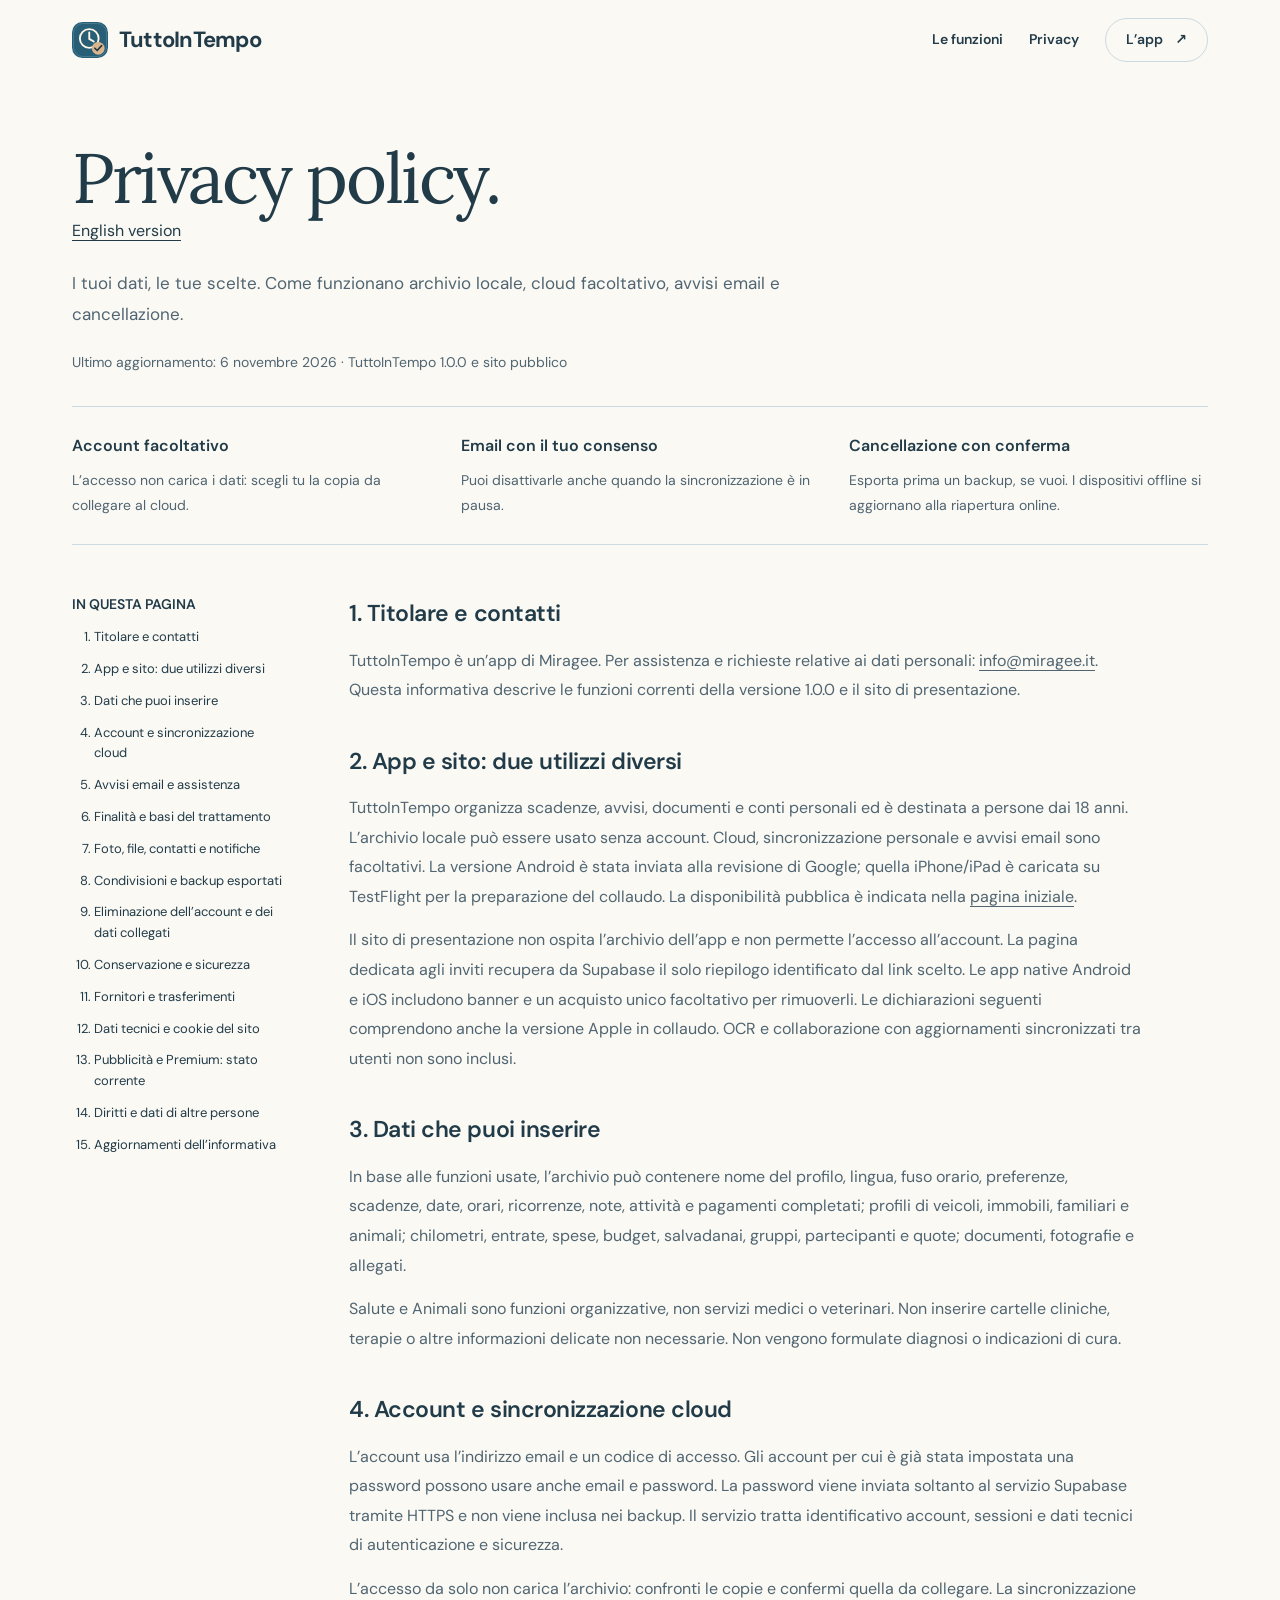
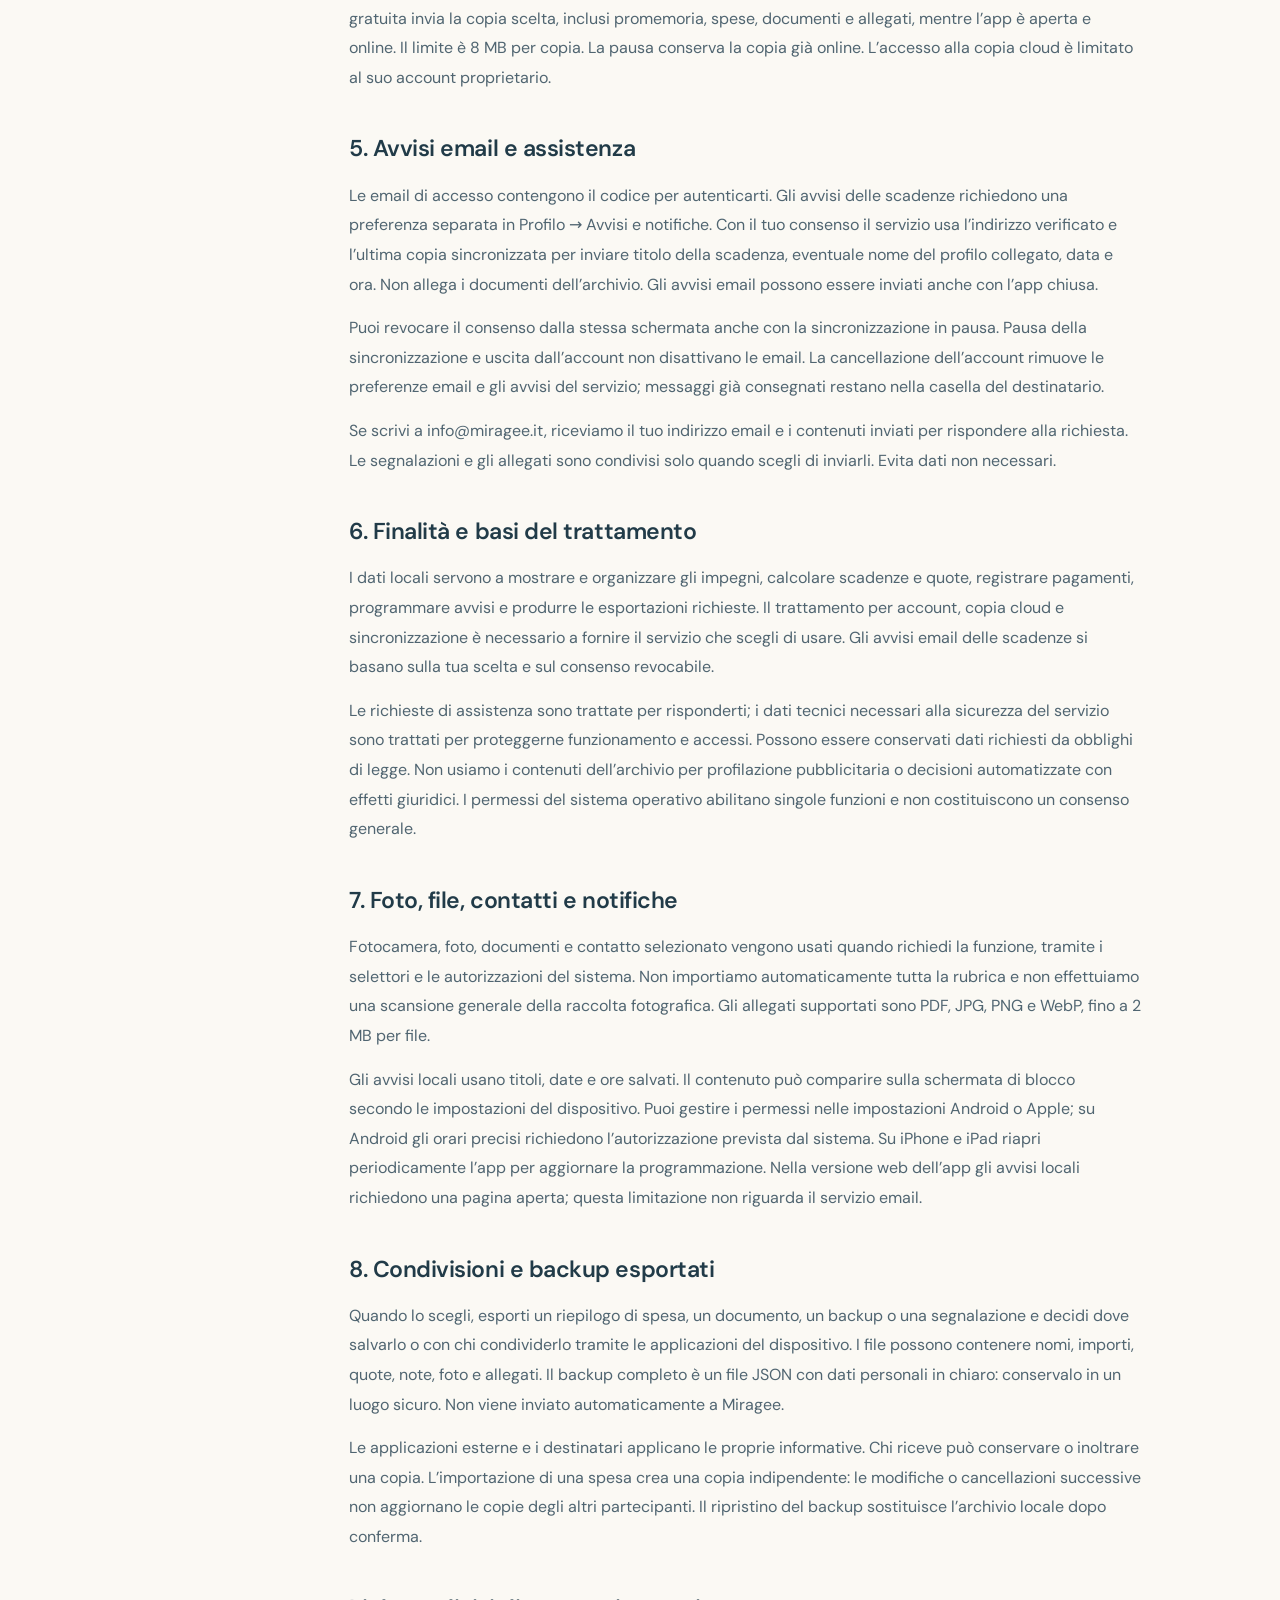
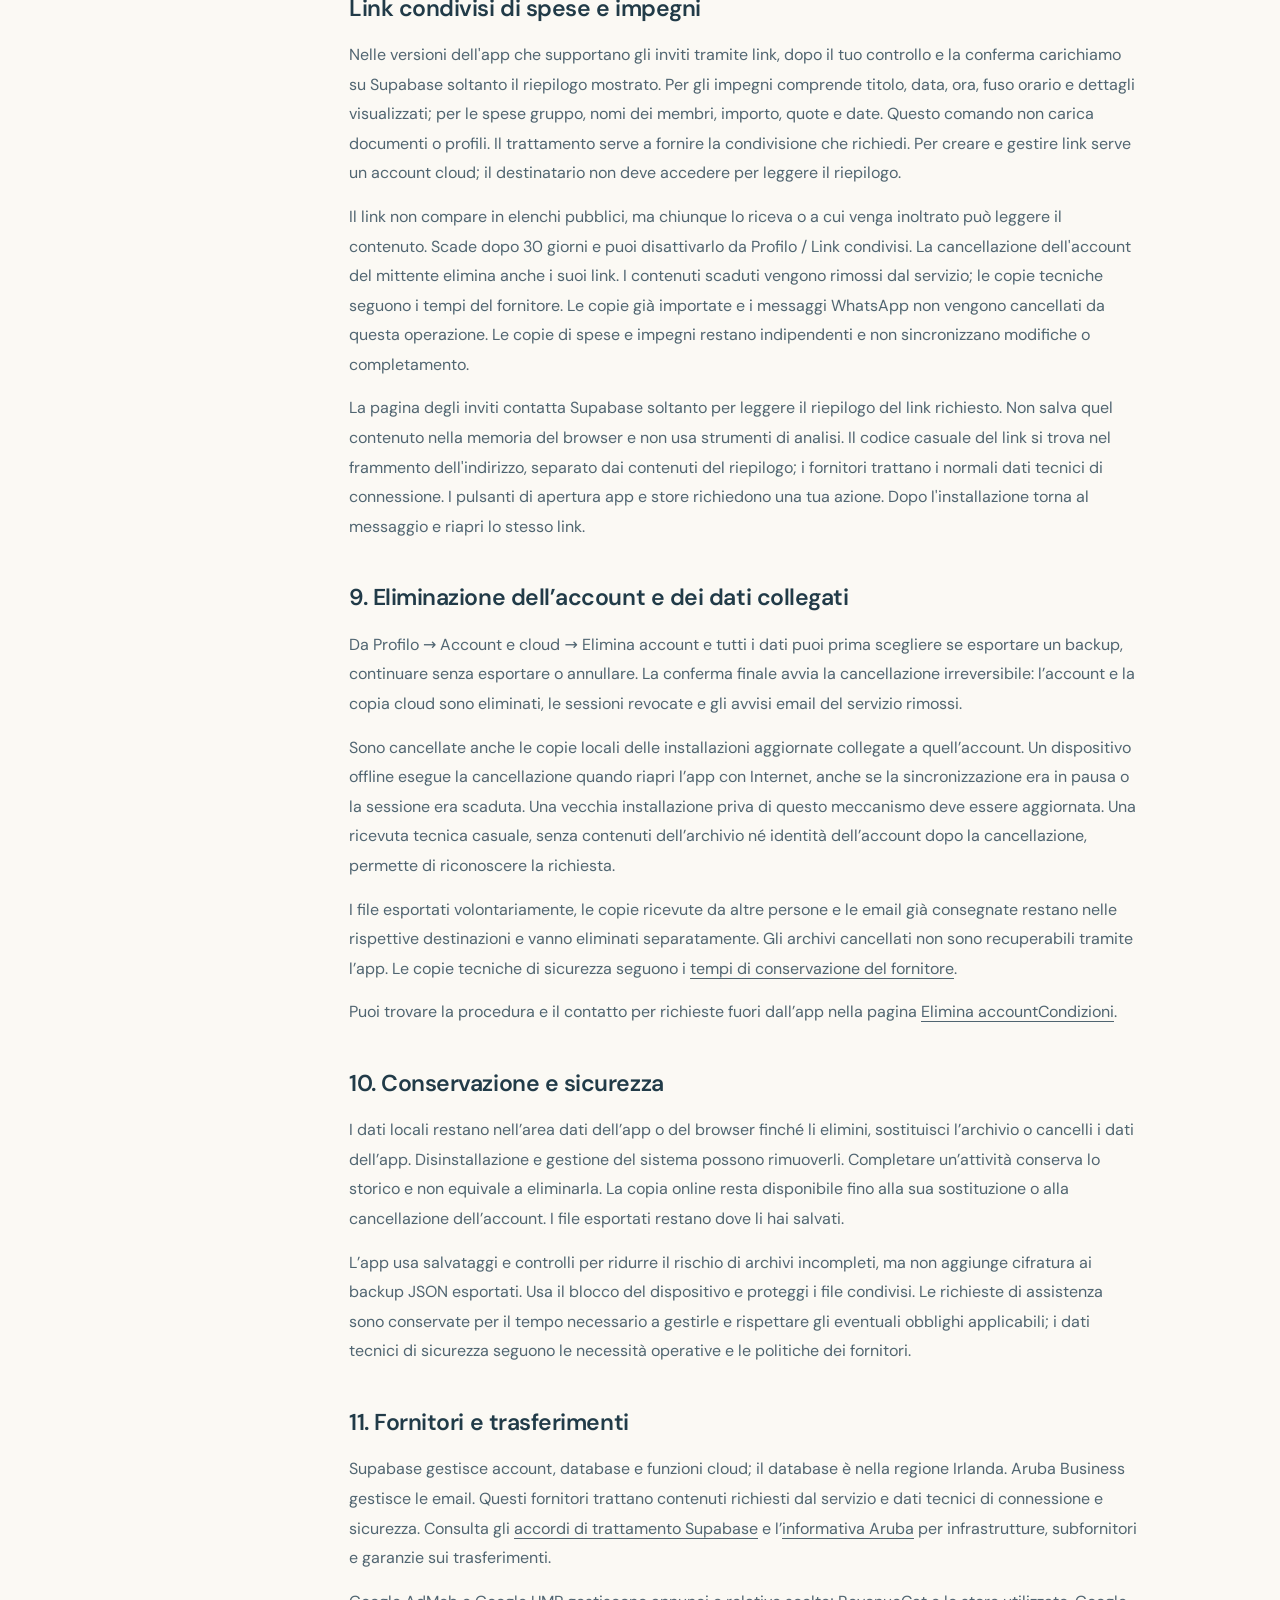
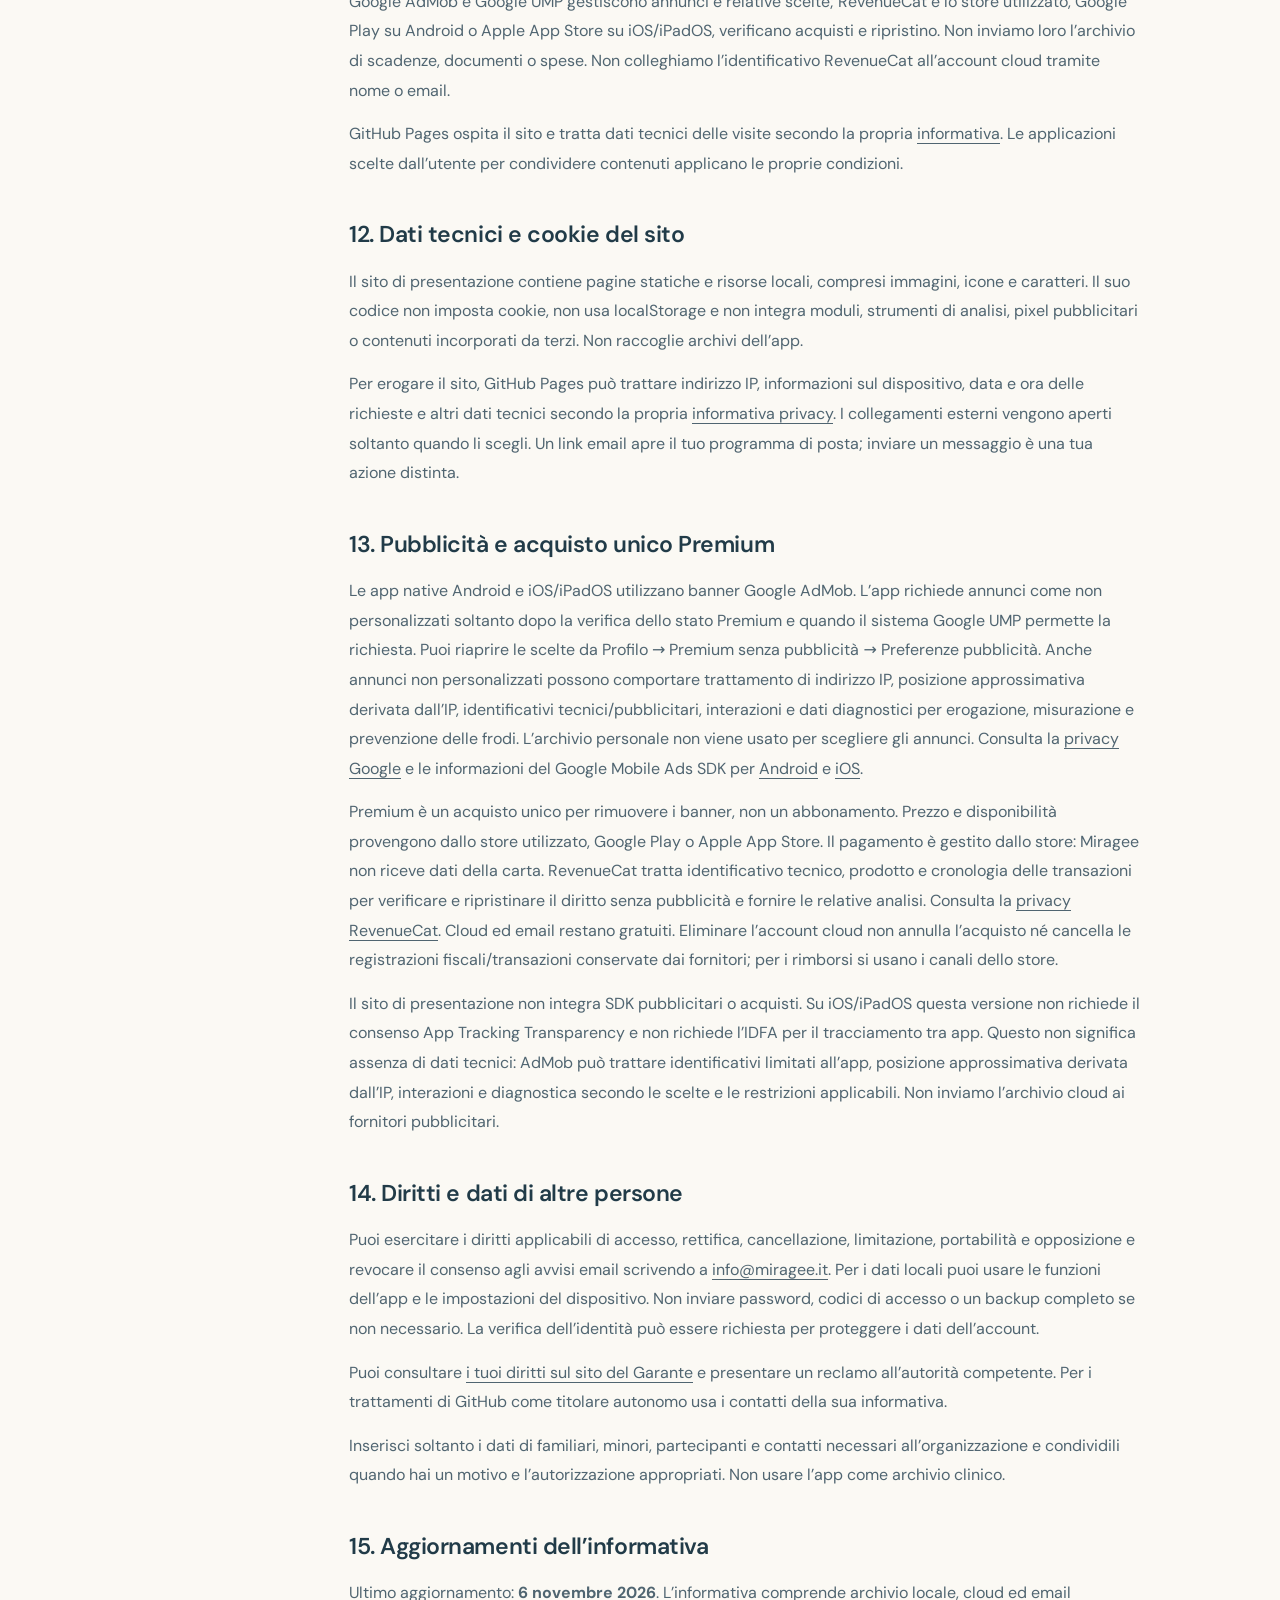
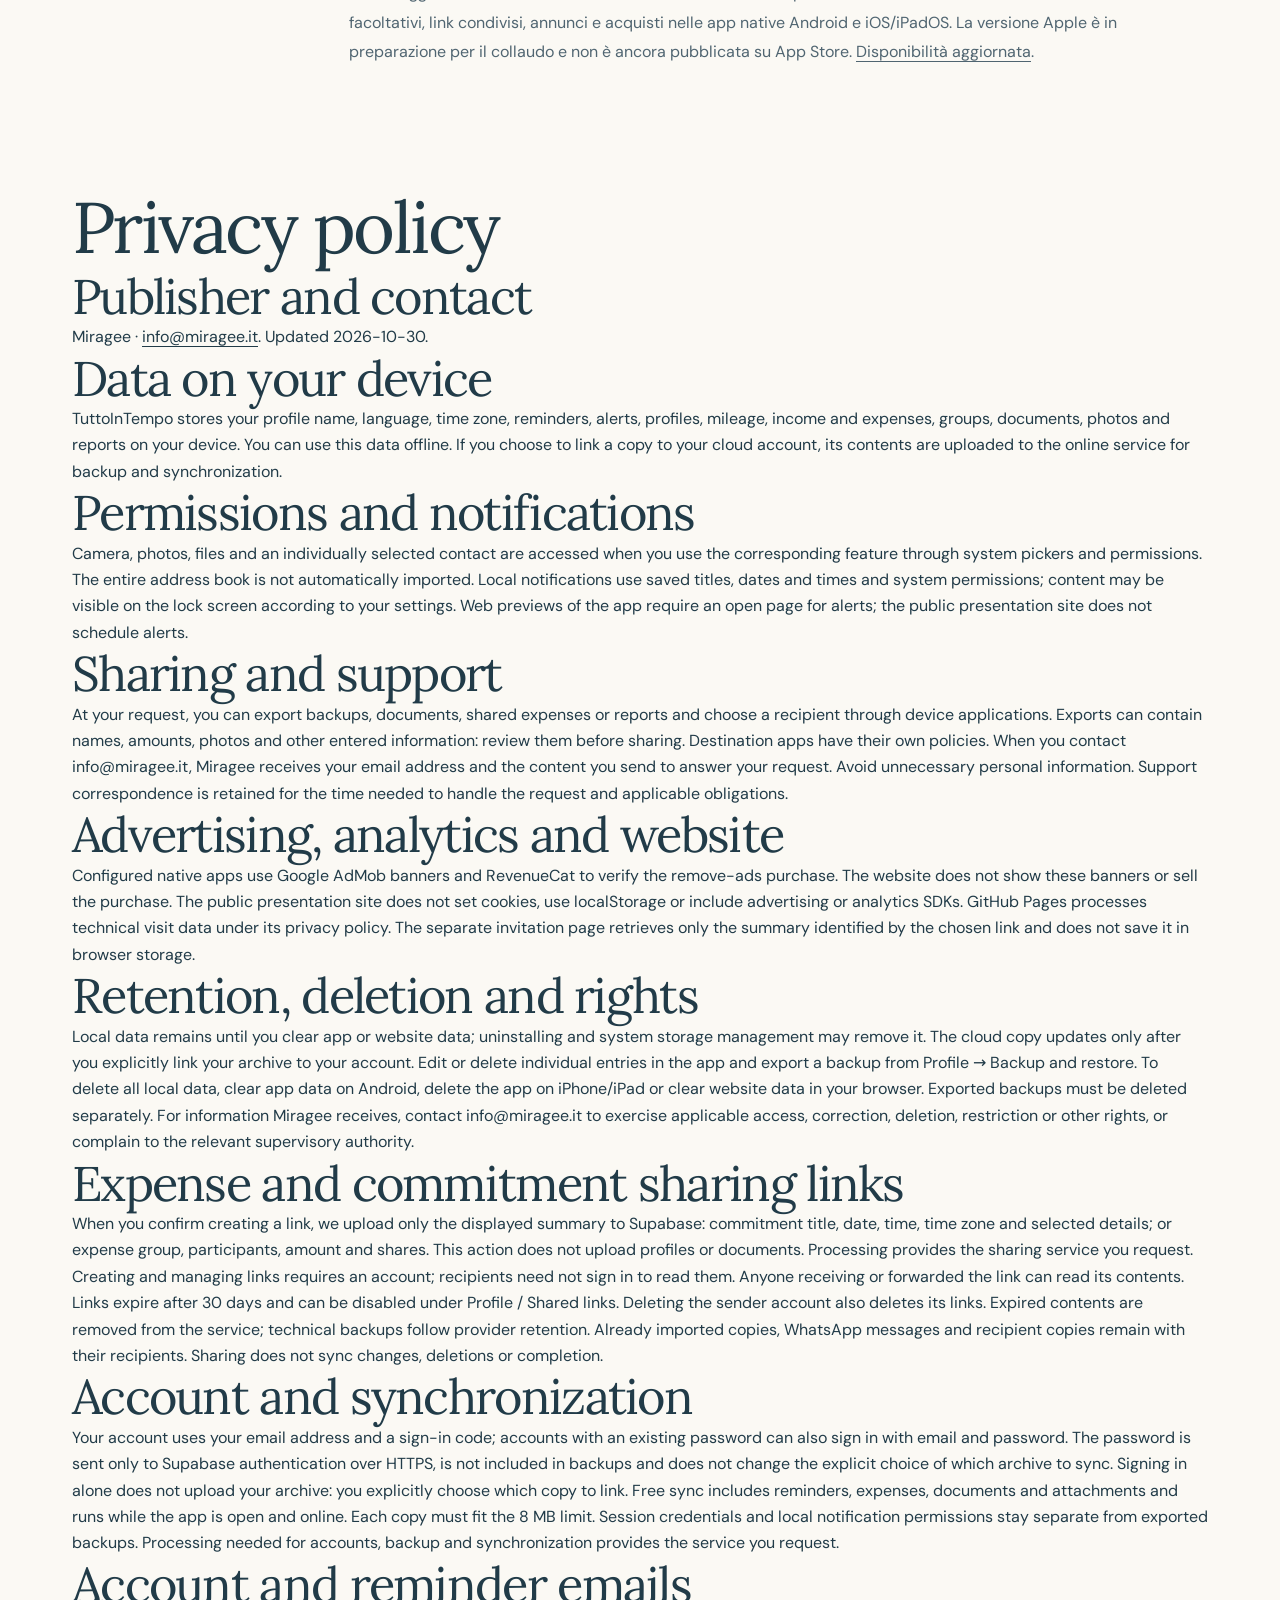
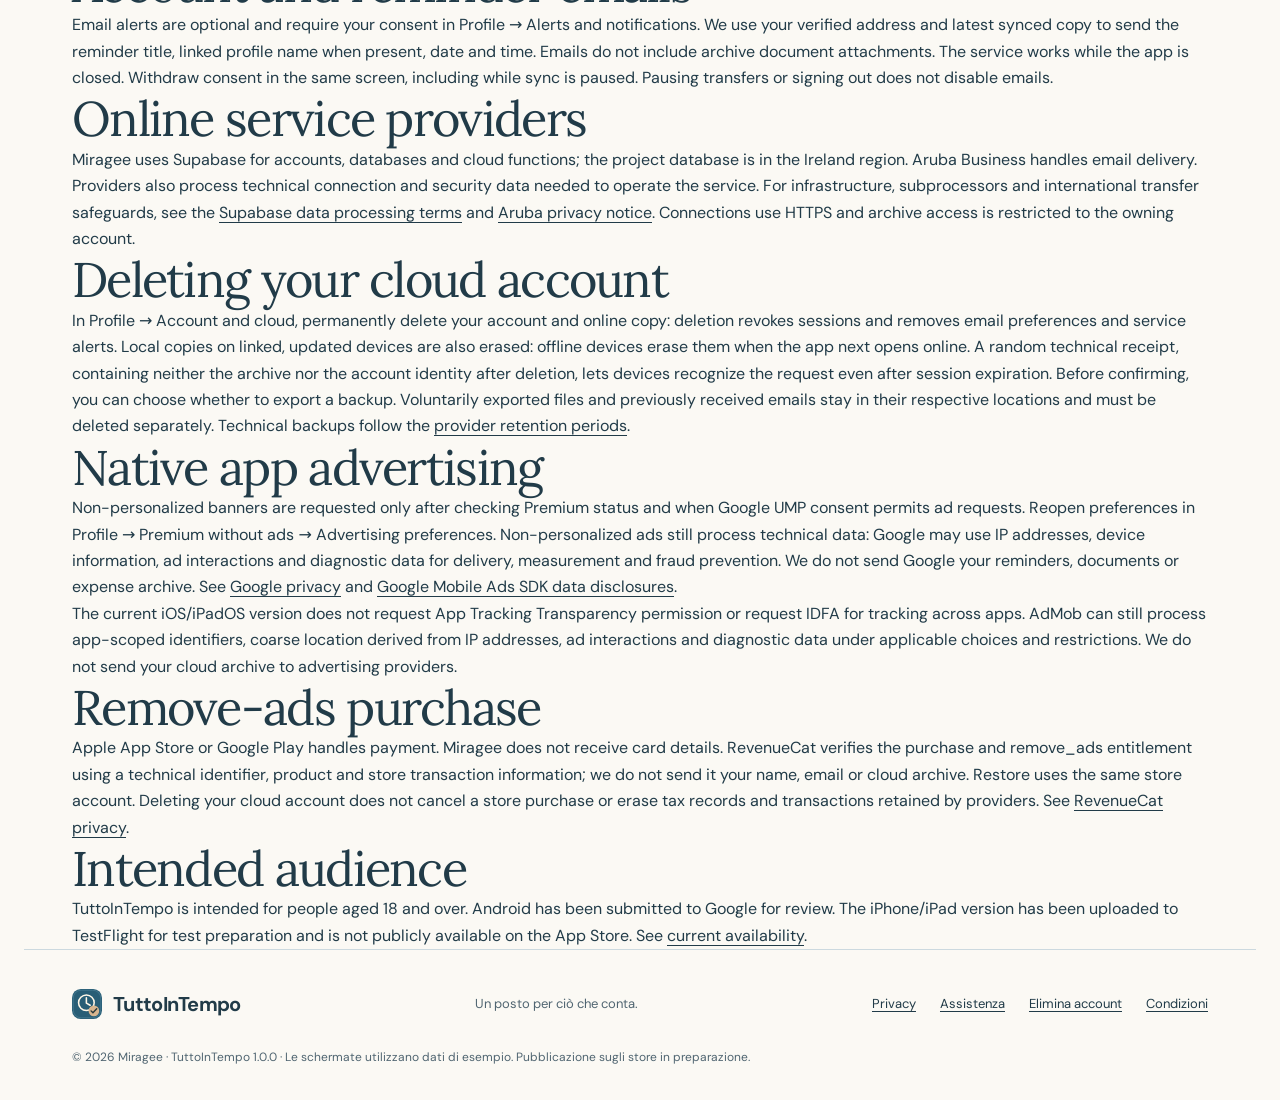
<file: privacy.html>
<!doctype html><html lang="it"><head><meta charset="utf-8"><meta name="viewport" content="width=device-width,initial-scale=1"><meta name="description" content="Privacy TuttoInTempo: archivio locale, cloud Supabase facoltativo, avvisi email Aruba Business, cancellazione e dati del sito."><meta name="theme-color" content="#285e76"><meta name="referrer" content="strict-origin-when-cross-origin"><link rel="canonical" href="https://miragee-lab.github.io/tutto-in-tempo-sito/privacy.html"><link rel="icon" href="assets/logo.svg" type="image/svg+xml"><link rel="stylesheet" href="style.css"><title>Privacy policy | TuttoInTempo</title></head><body><a class="skip" href="#contenuto">Vai al contenuto</a>  <header class="header wrap">
    <a class="brand" href="./" aria-label="TuttoInTempo, pagina iniziale"><img src="assets/logo.svg" alt="" width="38" height="38">TuttoInTempo</a>
    <nav aria-label="Navigazione principale"><a href="./#funzioni">Le funzioni</a><a href="privacy.html">Privacy</a><a class="nav-cta" href="./#disponibilita">L’app <span aria-hidden="true">↗</span></a></nav>
  </header><main id="contenuto"><section class="privacy-hero wrap"><h1>Privacy policy.</h1><p><a href="#english">English version</a></p><p class="lead">I tuoi dati, le tue scelte. Come funzionano archivio locale, cloud facoltativo, avvisi email e cancellazione.</p><p class="policy-meta">Ultimo aggiornamento: 6 novembre 2026 · TuttoInTempo 1.0.0 e sito pubblico</p><div class="policy-summary"><div><strong>Account facoltativo</strong><p>L’accesso non carica i dati: scegli tu la copia da collegare al cloud.</p></div><div><strong>Email con il tuo consenso</strong><p>Puoi disattivarle anche quando la sincronizzazione è in pausa.</p></div><div><strong>Cancellazione con conferma</strong><p>Esporta prima un backup, se vuoi. I dispositivi offline si aggiornano alla riapertura online.</p></div></div></section><div class="policy-layout wrap"><aside class="policy-toc" aria-label="Indice della privacy policy"><h2>IN QUESTA PAGINA</h2><ol><li><a href="#titolare">Titolare e contatti</a></li><li><a href="#ambito">App e sito: due utilizzi diversi</a></li><li><a href="#dati-app">Dati che puoi inserire</a></li><li><a href="#account">Account e sincronizzazione cloud</a></li><li><a href="#email">Avvisi email e assistenza</a></li><li><a href="#finalita">Finalità e basi del trattamento</a></li><li><a href="#permessi">Foto, file, contatti e notifiche</a></li><li><a href="#condivisione">Condivisioni e backup esportati</a></li><li><a href="#eliminazione">Eliminazione dell’account e dei dati collegati</a></li><li><a href="#conservazione">Conservazione e sicurezza</a></li><li><a href="#fornitori">Fornitori e trasferimenti</a></li><li><a href="#sito">Dati tecnici e cookie del sito</a></li><li><a href="#premium">Pubblicità e Premium: stato corrente</a></li><li><a href="#diritti">Diritti e dati di altre persone</a></li><li><a href="#aggiornamenti">Aggiornamenti dell’informativa</a></li></ol></aside><details class="policy-mobile-toc"><summary>Indice della privacy policy</summary><ol><li><a href="#titolare">Titolare e contatti</a></li><li><a href="#ambito">App e sito: due utilizzi diversi</a></li><li><a href="#dati-app">Dati che puoi inserire</a></li><li><a href="#account">Account e sincronizzazione cloud</a></li><li><a href="#email">Avvisi email e assistenza</a></li><li><a href="#finalita">Finalità e basi del trattamento</a></li><li><a href="#permessi">Foto, file, contatti e notifiche</a></li><li><a href="#condivisione">Condivisioni e backup esportati</a></li><li><a href="#eliminazione">Eliminazione dell’account e dei dati collegati</a></li><li><a href="#conservazione">Conservazione e sicurezza</a></li><li><a href="#fornitori">Fornitori e trasferimenti</a></li><li><a href="#sito">Dati tecnici e cookie del sito</a></li><li><a href="#premium">Pubblicità e Premium: stato corrente</a></li><li><a href="#diritti">Diritti e dati di altre persone</a></li><li><a href="#aggiornamenti">Aggiornamenti dell’informativa</a></li></ol></details><div class="policy-body"><section id="titolare"><h2>1. Titolare e contatti</h2><p>TuttoInTempo è un’app di Miragee. Per assistenza e richieste relative ai dati personali: <a href="mailto:info@miragee.it">info@miragee.it</a>. Questa informativa descrive le funzioni correnti della versione 1.0.0 e il sito di presentazione.</p></section>
<section id="ambito"><h2>2. App e sito: due utilizzi diversi</h2><p>TuttoInTempo organizza scadenze, avvisi, documenti e conti personali ed è destinata a persone dai 18 anni. L’archivio locale può essere usato senza account. Cloud, sincronizzazione personale e avvisi email sono facoltativi. La versione Android è stata inviata alla revisione di Google; quella iPhone/iPad è caricata su TestFlight per la preparazione del collaudo. La disponibilità pubblica è indicata nella <a href="./#disponibilita">pagina iniziale</a>.</p><p>Il sito di presentazione non ospita l’archivio dell’app e non permette l’accesso all’account. La pagina dedicata agli inviti recupera da Supabase il solo riepilogo identificato dal link scelto. Le app native Android e iOS includono banner e un acquisto unico facoltativo per rimuoverli. Le dichiarazioni seguenti comprendono anche la versione Apple in collaudo. OCR e collaborazione con aggiornamenti sincronizzati tra utenti non sono inclusi.</p></section>
<section id="dati-app"><h2>3. Dati che puoi inserire</h2><p>In base alle funzioni usate, l’archivio può contenere nome del profilo, lingua, fuso orario, preferenze, scadenze, date, orari, ricorrenze, note, attività e pagamenti completati; profili di veicoli, immobili, familiari e animali; chilometri, entrate, spese, budget, salvadanai, gruppi, partecipanti e quote; documenti, fotografie e allegati.</p><p>Salute e Animali sono funzioni organizzative, non servizi medici o veterinari. Non inserire cartelle cliniche, terapie o altre informazioni delicate non necessarie. Non vengono formulate diagnosi o indicazioni di cura.</p></section>
<section id="account"><h2>4. Account e sincronizzazione cloud</h2><p>L’account usa l’indirizzo email e un codice di accesso. Gli account per cui è già stata impostata una password possono usare anche email e password. La password viene inviata soltanto al servizio Supabase tramite HTTPS e non viene inclusa nei backup. Il servizio tratta identificativo account, sessioni e dati tecnici di autenticazione e sicurezza.</p><p>L’accesso da solo non carica l’archivio: confronti le copie e confermi quella da collegare. La sincronizzazione gratuita invia la copia scelta, inclusi promemoria, spese, documenti e allegati, mentre l’app è aperta e online. Il limite è 8 MB per copia. La pausa conserva la copia già online. L’accesso alla copia cloud è limitato al suo account proprietario.</p></section>
<section id="email"><h2>5. Avvisi email e assistenza</h2><p>Le email di accesso contengono il codice per autenticarti. Gli avvisi delle scadenze richiedono una preferenza separata in Profilo → Avvisi e notifiche. Con il tuo consenso il servizio usa l’indirizzo verificato e l’ultima copia sincronizzata per inviare titolo della scadenza, eventuale nome del profilo collegato, data e ora. Non allega i documenti dell’archivio. Gli avvisi email possono essere inviati anche con l’app chiusa.</p><p>Puoi revocare il consenso dalla stessa schermata anche con la sincronizzazione in pausa. Pausa della sincronizzazione e uscita dall’account non disattivano le email. La cancellazione dell’account rimuove le preferenze email e gli avvisi del servizio; messaggi già consegnati restano nella casella del destinatario.</p><p>Se scrivi a info@miragee.it, riceviamo il tuo indirizzo email e i contenuti inviati per rispondere alla richiesta. Le segnalazioni e gli allegati sono condivisi solo quando scegli di inviarli. Evita dati non necessari.</p></section>
<section id="finalita"><h2>6. Finalità e basi del trattamento</h2><p>I dati locali servono a mostrare e organizzare gli impegni, calcolare scadenze e quote, registrare pagamenti, programmare avvisi e produrre le esportazioni richieste. Il trattamento per account, copia cloud e sincronizzazione è necessario a fornire il servizio che scegli di usare. Gli avvisi email delle scadenze si basano sulla tua scelta e sul consenso revocabile.</p><p>Le richieste di assistenza sono trattate per risponderti; i dati tecnici necessari alla sicurezza del servizio sono trattati per proteggerne funzionamento e accessi. Possono essere conservati dati richiesti da obblighi di legge. Non usiamo i contenuti dell’archivio per profilazione pubblicitaria o decisioni automatizzate con effetti giuridici. I permessi del sistema operativo abilitano singole funzioni e non costituiscono un consenso generale.</p></section>
<section id="permessi"><h2>7. Foto, file, contatti e notifiche</h2><p>Fotocamera, foto, documenti e contatto selezionato vengono usati quando richiedi la funzione, tramite i selettori e le autorizzazioni del sistema. Non importiamo automaticamente tutta la rubrica e non effettuiamo una scansione generale della raccolta fotografica. Gli allegati supportati sono PDF, JPG, PNG e WebP, fino a 2 MB per file.</p><p>Gli avvisi locali usano titoli, date e ore salvati. Il contenuto può comparire sulla schermata di blocco secondo le impostazioni del dispositivo. Puoi gestire i permessi nelle impostazioni Android o Apple; su Android gli orari precisi richiedono l’autorizzazione prevista dal sistema. Su iPhone e iPad riapri periodicamente l’app per aggiornare la programmazione. Nella versione web dell’app gli avvisi locali richiedono una pagina aperta; questa limitazione non riguarda il servizio email.</p></section>
<section id="condivisione"><h2>8. Condivisioni e backup esportati</h2><p>Quando lo scegli, esporti un riepilogo di spesa, un documento, un backup o una segnalazione e decidi dove salvarlo o con chi condividerlo tramite le applicazioni del dispositivo. I file possono contenere nomi, importi, quote, note, foto e allegati. Il backup completo è un file JSON con dati personali in chiaro: conservalo in un luogo sicuro. Non viene inviato automaticamente a Miragee.</p><p>Le applicazioni esterne e i destinatari applicano le proprie informative. Chi riceve può conservare o inoltrare una copia. L’importazione di una spesa crea una copia indipendente: le modifiche o cancellazioni successive non aggiornano le copie degli altri partecipanti. Il ripristino del backup sostituisce l’archivio locale dopo conferma.</p></section>
<section id="link-condivisi"><h2>Link condivisi di spese e impegni</h2><p>Nelle versioni dell'app che supportano gli inviti tramite link, dopo il tuo controllo e la conferma carichiamo su Supabase soltanto il riepilogo mostrato. Per gli impegni comprende titolo, data, ora, fuso orario e dettagli visualizzati; per le spese gruppo, nomi dei membri, importo, quote e date. Questo comando non carica documenti o profili. Il trattamento serve a fornire la condivisione che richiedi. Per creare e gestire link serve un account cloud; il destinatario non deve accedere per leggere il riepilogo.</p><p>Il link non compare in elenchi pubblici, ma chiunque lo riceva o a cui venga inoltrato può leggere il contenuto. Scade dopo 30 giorni e puoi disattivarlo da Profilo / Link condivisi. La cancellazione dell'account del mittente elimina anche i suoi link. I contenuti scaduti vengono rimossi dal servizio; le copie tecniche seguono i tempi del fornitore. Le copie già importate e i messaggi WhatsApp non vengono cancellati da questa operazione. Le copie di spese e impegni restano indipendenti e non sincronizzano modifiche o completamento.</p><p>La pagina degli inviti contatta Supabase soltanto per leggere il riepilogo del link richiesto. Non salva quel contenuto nella memoria del browser e non usa strumenti di analisi. Il codice casuale del link si trova nel frammento dell'indirizzo, separato dai contenuti del riepilogo; i fornitori trattano i normali dati tecnici di connessione. I pulsanti di apertura app e store richiedono una tua azione. Dopo l'installazione torna al messaggio e riapri lo stesso link.</p></section>
<section id="eliminazione"><h2>9. Eliminazione dell’account e dei dati collegati</h2><p>Da Profilo → Account e cloud → Elimina account e tutti i dati puoi prima scegliere se esportare un backup, continuare senza esportare o annullare. La conferma finale avvia la cancellazione irreversibile: l’account e la copia cloud sono eliminati, le sessioni revocate e gli avvisi email del servizio rimossi.</p><p>Sono cancellate anche le copie locali delle installazioni aggiornate collegate a quell’account. Un dispositivo offline esegue la cancellazione quando riapri l’app con Internet, anche se la sincronizzazione era in pausa o la sessione era scaduta. Una vecchia installazione priva di questo meccanismo deve essere aggiornata. Una ricevuta tecnica casuale, senza contenuti dell’archivio né identità dell’account dopo la cancellazione, permette di riconoscere la richiesta.</p><p>I file esportati volontariamente, le copie ricevute da altre persone e le email già consegnate restano nelle rispettive destinazioni e vanno eliminati separatamente. Gli archivi cancellati non sono recuperabili tramite l’app. Le copie tecniche di sicurezza seguono i <a href="https://supabase.com/docs/guides/platform/backups">tempi di conservazione del fornitore</a>.</p><p>Puoi trovare la procedura e il contatto per richieste fuori dall’app nella pagina <a href="elimina-account.html">Elimina account</a><a href="terms.html">Condizioni</a>.</p></section>
<section id="conservazione"><h2>10. Conservazione e sicurezza</h2><p>I dati locali restano nell’area dati dell’app o del browser finché li elimini, sostituisci l’archivio o cancelli i dati dell’app. Disinstallazione e gestione del sistema possono rimuoverli. Completare un’attività conserva lo storico e non equivale a eliminarla. La copia online resta disponibile fino alla sua sostituzione o alla cancellazione dell’account. I file esportati restano dove li hai salvati.</p><p>L’app usa salvataggi e controlli per ridurre il rischio di archivi incompleti, ma non aggiunge cifratura ai backup JSON esportati. Usa il blocco del dispositivo e proteggi i file condivisi. Le richieste di assistenza sono conservate per il tempo necessario a gestirle e rispettare gli eventuali obblighi applicabili; i dati tecnici di sicurezza seguono le necessità operative e le politiche dei fornitori.</p></section>
<section id="fornitori"><h2>11. Fornitori e trasferimenti</h2><p>Supabase gestisce account, database e funzioni cloud; il database è nella regione Irlanda. Aruba Business gestisce le email. Questi fornitori trattano contenuti richiesti dal servizio e dati tecnici di connessione e sicurezza. Consulta gli <a href="https://supabase.com/legal/customer-resources/data-processing-addendum">accordi di trattamento Supabase</a> e l’<a href="https://www.aruba.it/informativa_arubaspa.pdf">informativa Aruba</a> per infrastrutture, subfornitori e garanzie sui trasferimenti.</p><p>Google AdMob e Google UMP gestiscono annunci e relative scelte; RevenueCat e lo store utilizzato, Google Play su Android o Apple App Store su iOS/iPadOS, verificano acquisti e ripristino. Non inviamo loro l’archivio di scadenze, documenti o spese. Non colleghiamo l’identificativo RevenueCat all’account cloud tramite nome o email.</p><p>GitHub Pages ospita il sito e tratta dati tecnici delle visite secondo la propria <a href="https://docs.github.com/en/site-policy/privacy-policies/github-general-privacy-statement">informativa</a>. Le applicazioni scelte dall’utente per condividere contenuti applicano le proprie condizioni.</p></section>
<section id="sito"><h2>12. Dati tecnici e cookie del sito</h2><p>Il sito di presentazione contiene pagine statiche e risorse locali, compresi immagini, icone e caratteri. Il suo codice non imposta cookie, non usa localStorage e non integra moduli, strumenti di analisi, pixel pubblicitari o contenuti incorporati da terzi. Non raccoglie archivi dell’app.</p><p>Per erogare il sito, GitHub Pages può trattare indirizzo IP, informazioni sul dispositivo, data e ora delle richieste e altri dati tecnici secondo la propria <a href="https://docs.github.com/en/site-policy/privacy-policies/github-general-privacy-statement">informativa privacy</a>. I collegamenti esterni vengono aperti soltanto quando li scegli. Un link email apre il tuo programma di posta; inviare un messaggio è una tua azione distinta.</p></section>
<section id="premium"><h2>13. Pubblicità e acquisto unico Premium</h2><p>Le app native Android e iOS/iPadOS utilizzano banner Google AdMob. L’app richiede annunci come non personalizzati soltanto dopo la verifica dello stato Premium e quando il sistema Google UMP permette la richiesta. Puoi riaprire le scelte da Profilo → Premium senza pubblicità → Preferenze pubblicità. Anche annunci non personalizzati possono comportare trattamento di indirizzo IP, posizione approssimativa derivata dall’IP, identificativi tecnici/pubblicitari, interazioni e dati diagnostici per erogazione, misurazione e prevenzione delle frodi. L’archivio personale non viene usato per scegliere gli annunci. Consulta la <a href="https://policies.google.com/privacy">privacy Google</a> e le informazioni del Google Mobile Ads SDK per <a href="https://developers.google.com/admob/android/privacy/play-data-disclosure">Android</a> e <a href="https://developers.google.com/admob/ios/privacy/data-disclosure">iOS</a>.</p><p>Premium è un acquisto unico per rimuovere i banner, non un abbonamento. Prezzo e disponibilità provengono dallo store utilizzato, Google Play o Apple App Store. Il pagamento è gestito dallo store: Miragee non riceve dati della carta. RevenueCat tratta identificativo tecnico, prodotto e cronologia delle transazioni per verificare e ripristinare il diritto senza pubblicità e fornire le relative analisi. Consulta la <a href="https://www.revenuecat.com/privacy">privacy RevenueCat</a>. Cloud ed email restano gratuiti. Eliminare l’account cloud non annulla l’acquisto né cancella le registrazioni fiscali/transazioni conservate dai fornitori; per i rimborsi si usano i canali dello store.</p><p>Il sito di presentazione non integra SDK pubblicitari o acquisti. Su iOS/iPadOS questa versione non richiede il consenso App Tracking Transparency e non richiede l’IDFA per il tracciamento tra app. Questo non significa assenza di dati tecnici: AdMob può trattare identificativi limitati all’app, posizione approssimativa derivata dall’IP, interazioni e diagnostica secondo le scelte e le restrizioni applicabili. Non inviamo l’archivio cloud ai fornitori pubblicitari.</p></section>
<section id="diritti"><h2>14. Diritti e dati di altre persone</h2><p>Puoi esercitare i diritti applicabili di accesso, rettifica, cancellazione, limitazione, portabilità e opposizione e revocare il consenso agli avvisi email scrivendo a <a href="mailto:info@miragee.it">info@miragee.it</a>. Per i dati locali puoi usare le funzioni dell’app e le impostazioni del dispositivo. Non inviare password, codici di accesso o un backup completo se non necessario. La verifica dell’identità può essere richiesta per proteggere i dati dell’account.</p><p>Puoi consultare <a href="https://www.garanteprivacy.it/i-miei-diritti">i tuoi diritti sul sito del Garante</a> e presentare un reclamo all’autorità competente. Per i trattamenti di GitHub come titolare autonomo usa i contatti della sua informativa.</p><p>Inserisci soltanto i dati di familiari, minori, partecipanti e contatti necessari all’organizzazione e condividili quando hai un motivo e l’autorizzazione appropriati. Non usare l’app come archivio clinico.</p></section>
<section id="aggiornamenti"><h2>15. Aggiornamenti dell’informativa</h2><p>Ultimo aggiornamento: <strong>6 novembre 2026</strong>. L’informativa comprende archivio locale, cloud ed email facoltativi, link condivisi, annunci e acquisti nelle app native Android e iOS/iPadOS. La versione Apple è in preparazione per il collaudo e non è ancora pubblicata su App Store. <a href="./#disponibilita">Disponibilità aggiornata</a>.</p></section></div></div><section class="wrap" lang="en" id="english"><h1>Privacy policy</h1><h2>Publisher and contact</h2><p>Miragee · <a href="mailto:info@miragee.it">info@miragee.it</a>. Updated 2026-10-30.</p><h2>Data on your device</h2><p>TuttoInTempo stores your profile name, language, time zone, reminders, alerts, profiles, mileage, income and expenses, groups, documents, photos and reports on your device. You can use this data offline. If you choose to link a copy to your cloud account, its contents are uploaded to the online service for backup and synchronization.</p><h2>Permissions and notifications</h2><p>Camera, photos, files and an individually selected contact are accessed when you use the corresponding feature through system pickers and permissions. The entire address book is not automatically imported. Local notifications use saved titles, dates and times and system permissions; content may be visible on the lock screen according to your settings. Web previews of the app require an open page for alerts; the public presentation site does not schedule alerts.</p><h2>Sharing and support</h2><p>At your request, you can export backups, documents, shared expenses or reports and choose a recipient through device applications. Exports can contain names, amounts, photos and other entered information: review them before sharing. Destination apps have their own policies. When you contact info@miragee.it, Miragee receives your email address and the content you send to answer your request. Avoid unnecessary personal information. Support correspondence is retained for the time needed to handle the request and applicable obligations.</p><h2>Advertising, analytics and website</h2><p>Configured native apps use Google AdMob banners and RevenueCat to verify the remove-ads purchase. The website does not show these banners or sell the purchase. The public presentation site does not set cookies, use localStorage or include advertising or analytics SDKs. GitHub Pages processes technical visit data under its privacy policy. The separate invitation page retrieves only the summary identified by the chosen link and does not save it in browser storage.</p><h2>Retention, deletion and rights</h2><p>Local data remains until you clear app or website data; uninstalling and system storage management may remove it. The cloud copy updates only after you explicitly link your archive to your account. Edit or delete individual entries in the app and export a backup from Profile → Backup and restore. To delete all local data, clear app data on Android, delete the app on iPhone/iPad or clear website data in your browser. Exported backups must be deleted separately. For information Miragee receives, contact info@miragee.it to exercise applicable access, correction, deletion, restriction or other rights, or complain to the relevant supervisory authority.</p><h2>Expense and commitment sharing links</h2><p>When you confirm creating a link, we upload only the displayed summary to Supabase: commitment title, date, time, time zone and selected details; or expense group, participants, amount and shares. This action does not upload profiles or documents. Processing provides the sharing service you request. Creating and managing links requires an account; recipients need not sign in to read them. Anyone receiving or forwarded the link can read its contents. Links expire after 30 days and can be disabled under Profile / Shared links. Deleting the sender account also deletes its links. Expired contents are removed from the service; technical backups follow provider retention. Already imported copies, WhatsApp messages and recipient copies remain with their recipients. Sharing does not sync changes, deletions or completion.</p><h2>Account and synchronization</h2><p>Your account uses your email address and a sign-in code; accounts with an existing password can also sign in with email and password. The password is sent only to Supabase authentication over HTTPS, is not included in backups and does not change the explicit choice of which archive to sync. Signing in alone does not upload your archive: you explicitly choose which copy to link. Free sync includes reminders, expenses, documents and attachments and runs while the app is open and online. Each copy must fit the 8 MB limit. Session credentials and local notification permissions stay separate from exported backups. Processing needed for accounts, backup and synchronization provides the service you request.</p><h2>Account and reminder emails</h2><p>Email alerts are optional and require your consent in Profile → Alerts and notifications. We use your verified address and latest synced copy to send the reminder title, linked profile name when present, date and time. Emails do not include archive document attachments. The service works while the app is closed. Withdraw consent in the same screen, including while sync is paused. Pausing transfers or signing out does not disable emails.</p><h2>Online service providers</h2><p>Miragee uses Supabase for accounts, databases and cloud functions; the project database is in the Ireland region. Aruba Business handles email delivery. Providers also process technical connection and security data needed to operate the service. For infrastructure, subprocessors and international transfer safeguards, see the <a href="https://supabase.com/legal/customer-resources/data-processing-addendum">Supabase data processing terms</a> and <a href="https://www.aruba.it/informativa_arubaspa.pdf">Aruba privacy notice</a>. Connections use HTTPS and archive access is restricted to the owning account.</p><h2>Deleting your cloud account</h2><p>In Profile → Account and cloud, permanently delete your account and online copy: deletion revokes sessions and removes email preferences and service alerts. Local copies on linked, updated devices are also erased: offline devices erase them when the app next opens online. A random technical receipt, containing neither the archive nor the account identity after deletion, lets devices recognize the request even after session expiration. Before confirming, you can choose whether to export a backup. Voluntarily exported files and previously received emails stay in their respective locations and must be deleted separately. Technical backups follow the <a href="https://supabase.com/docs/guides/platform/backups">provider retention periods</a>.</p><h2>Native app advertising</h2><p>Non-personalized banners are requested only after checking Premium status and when Google UMP consent permits ad requests. Reopen preferences in Profile → Premium without ads → Advertising preferences. Non-personalized ads still process technical data: Google may use IP addresses, device information, ad interactions and diagnostic data for delivery, measurement and fraud prevention. We do not send Google your reminders, documents or expense archive. See <a href="https://policies.google.com/privacy">Google privacy</a> and <a href="https://developers.google.com/admob/ios/privacy/data-disclosure">Google Mobile Ads SDK data disclosures</a>.</p><p>The current iOS/iPadOS version does not request App Tracking Transparency permission or request IDFA for tracking across apps. AdMob can still process app-scoped identifiers, coarse location derived from IP addresses, ad interactions and diagnostic data under applicable choices and restrictions. We do not send your cloud archive to advertising providers.</p><h2>Remove-ads purchase</h2><p>Apple App Store or Google Play handles payment. Miragee does not receive card details. RevenueCat verifies the purchase and remove_ads entitlement using a technical identifier, product and store transaction information; we do not send it your name, email or cloud archive. Restore uses the same store account. Deleting your cloud account does not cancel a store purchase or erase tax records and transactions retained by providers. See <a href="https://www.revenuecat.com/privacy">RevenueCat privacy</a>.</p><h2>Intended audience</h2><p>TuttoInTempo is intended for people aged 18 and over. Android has been submitted to Google for review. The iPhone/iPad version has been uploaded to TestFlight for test preparation and is not publicly available on the App Store. See <a href="./#disponibilita">current availability</a>.</p></section></main><footer class="footer wrap"><a class="brand" href="./"><img src="assets/logo.svg" alt="" width="30" height="30">TuttoInTempo</a><span>Un posto per ciò che conta.</span><nav aria-label="Link nel piè di pagina"><a href="privacy.html">Privacy</a><a href="support.html">Assistenza</a><a href="elimina-account.html">Elimina account</a><a href="terms.html">Condizioni</a></nav><p class="footer-note">© 2026 Miragee · TuttoInTempo 1.0.0 · Le schermate utilizzano dati di esempio. Pubblicazione sugli store in preparazione.</p></footer></body></html>
</file>
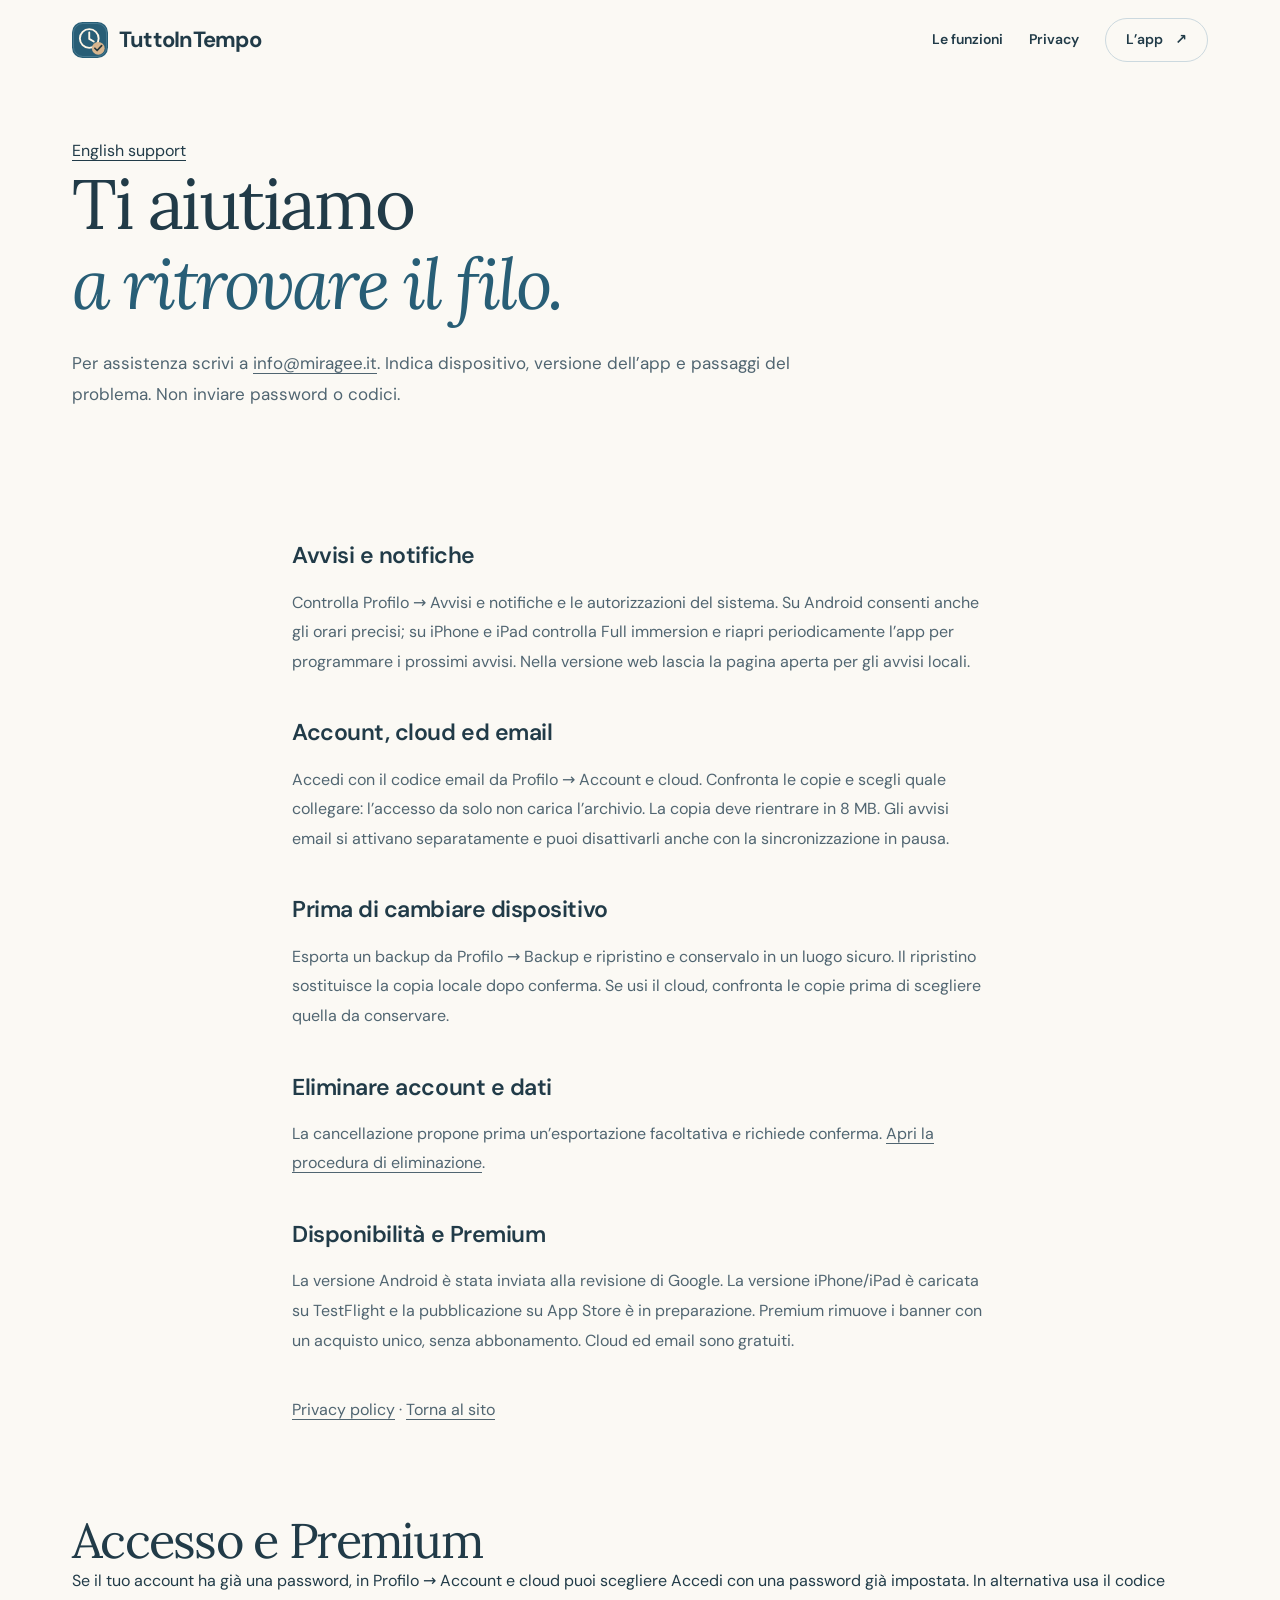
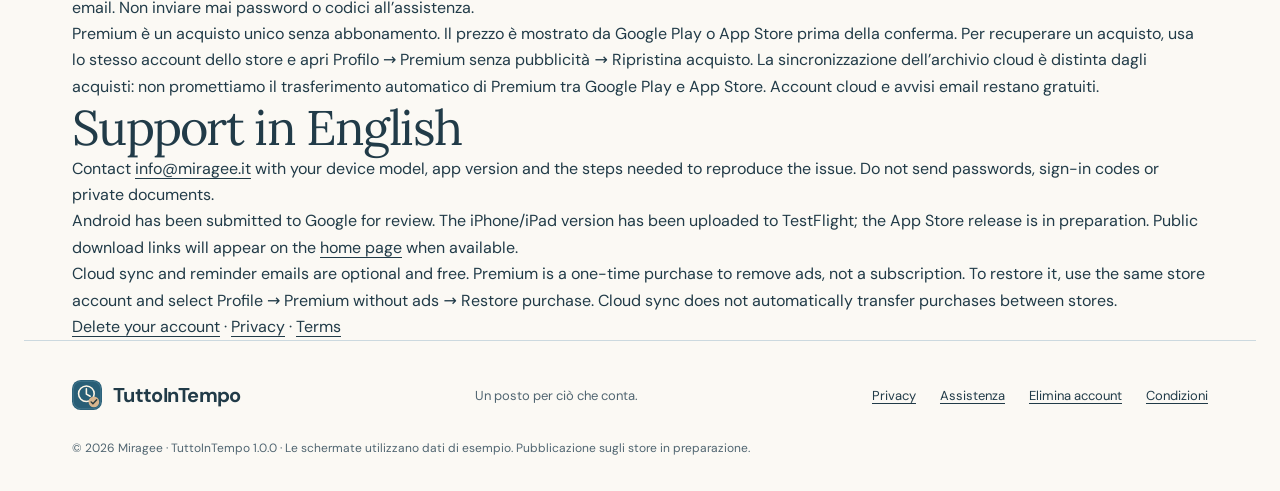
<file: support.html>
<!doctype html><html lang="it"><head><meta charset="utf-8"><meta name="viewport" content="width=device-width,initial-scale=1"><meta name="description" content="Assistenza TuttoInTempo di Miragee: avvisi, cloud, backup e contatti."><meta name="theme-color" content="#285e76"><meta name="referrer" content="strict-origin-when-cross-origin"><link rel="canonical" href="https://miragee-lab.github.io/tutto-in-tempo-sito/support.html"><link rel="icon" href="assets/logo.svg" type="image/svg+xml"><link rel="stylesheet" href="style.css"><title>Assistenza | TuttoInTempo</title></head><body><a class="skip" href="#contenuto">Vai al contenuto</a>  <header class="header wrap">
    <a class="brand" href="./" aria-label="TuttoInTempo, pagina iniziale"><img src="assets/logo.svg" alt="" width="38" height="38">TuttoInTempo</a>
    <nav aria-label="Navigazione principale"><a href="./#funzioni">Le funzioni</a><a href="privacy.html">Privacy</a><a class="nav-cta" href="./#disponibilita">L’app <span aria-hidden="true">↗</span></a></nav>
  </header><main id="contenuto"><section class="privacy-hero wrap"><p><a href="#english">English support</a></p><h1>Ti aiutiamo<br><em>a ritrovare il filo.</em></h1><p class="lead">Per assistenza scrivi a <a href="mailto:info@miragee.it">info@miragee.it</a>. Indica dispositivo, versione dell’app e passaggi del problema. Non inviare password o codici.</p></section><div class="wrap policy-body section"><section><h2>Avvisi e notifiche</h2><p>Controlla Profilo → Avvisi e notifiche e le autorizzazioni del sistema. Su Android consenti anche gli orari precisi; su iPhone e iPad controlla Full immersion e riapri periodicamente l’app per programmare i prossimi avvisi. Nella versione web lascia la pagina aperta per gli avvisi locali.</p></section><section><h2>Account, cloud ed email</h2><p>Accedi con il codice email da Profilo → Account e cloud. Confronta le copie e scegli quale collegare: l’accesso da solo non carica l’archivio. La copia deve rientrare in 8 MB. Gli avvisi email si attivano separatamente e puoi disattivarli anche con la sincronizzazione in pausa.</p></section><section><h2>Prima di cambiare dispositivo</h2><p>Esporta un backup da Profilo → Backup e ripristino e conservalo in un luogo sicuro. Il ripristino sostituisce la copia locale dopo conferma. Se usi il cloud, confronta le copie prima di scegliere quella da conservare.</p></section><section><h2>Eliminare account e dati</h2><p>La cancellazione propone prima un’esportazione facoltativa e richiede conferma. <a href="elimina-account.html">Apri la procedura di eliminazione</a>.</p></section><section><h2>Disponibilità e Premium</h2><p>La versione Android è stata inviata alla revisione di Google. La versione iPhone/iPad è caricata su TestFlight e la pubblicazione su App Store è in preparazione. Premium rimuove i banner con un acquisto unico, senza abbonamento. Cloud ed email sono gratuiti.</p></section><p><a href="privacy.html">Privacy policy</a> · <a href="./">Torna al sito</a></p></div><section class="wrap"><h2>Accesso e Premium</h2><p>Se il tuo account ha già una password, in Profilo → Account e cloud puoi scegliere Accedi con una password già impostata. In alternativa usa il codice email. Non inviare mai password o codici all’assistenza.</p><p>Premium è un acquisto unico senza abbonamento. Il prezzo è mostrato da Google Play o App Store prima della conferma. Per recuperare un acquisto, usa lo stesso account dello store e apri Profilo → Premium senza pubblicità → Ripristina acquisto. La sincronizzazione dell’archivio cloud è distinta dagli acquisti: non promettiamo il trasferimento automatico di Premium tra Google Play e App Store. Account cloud e avvisi email restano gratuiti.</p></section><section class="wrap" lang="en" id="english"><h2>Support in English</h2><p>Contact <a href="mailto:info@miragee.it">info@miragee.it</a> with your device model, app version and the steps needed to reproduce the issue. Do not send passwords, sign-in codes or private documents.</p><p>Android has been submitted to Google for review. The iPhone/iPad version has been uploaded to TestFlight; the App Store release is in preparation. Public download links will appear on the <a href="./#disponibilita">home page</a> when available.</p><p>Cloud sync and reminder emails are optional and free. Premium is a one-time purchase to remove ads, not a subscription. To restore it, use the same store account and select Profile → Premium without ads → Restore purchase. Cloud sync does not automatically transfer purchases between stores.</p><p><a href="elimina-account.html#english">Delete your account</a> · <a href="privacy.html#english">Privacy</a> · <a href="terms.html#english">Terms</a></p></section></main><footer class="footer wrap"><a class="brand" href="./"><img src="assets/logo.svg" alt="" width="30" height="30">TuttoInTempo</a><span>Un posto per ciò che conta.</span><nav aria-label="Link nel piè di pagina"><a href="privacy.html">Privacy</a><a href="support.html">Assistenza</a><a href="elimina-account.html">Elimina account</a><a href="terms.html">Condizioni</a></nav><p class="footer-note">© 2026 Miragee · TuttoInTempo 1.0.0 · Le schermate utilizzano dati di esempio. Pubblicazione sugli store in preparazione.</p></footer></body></html>
</file>
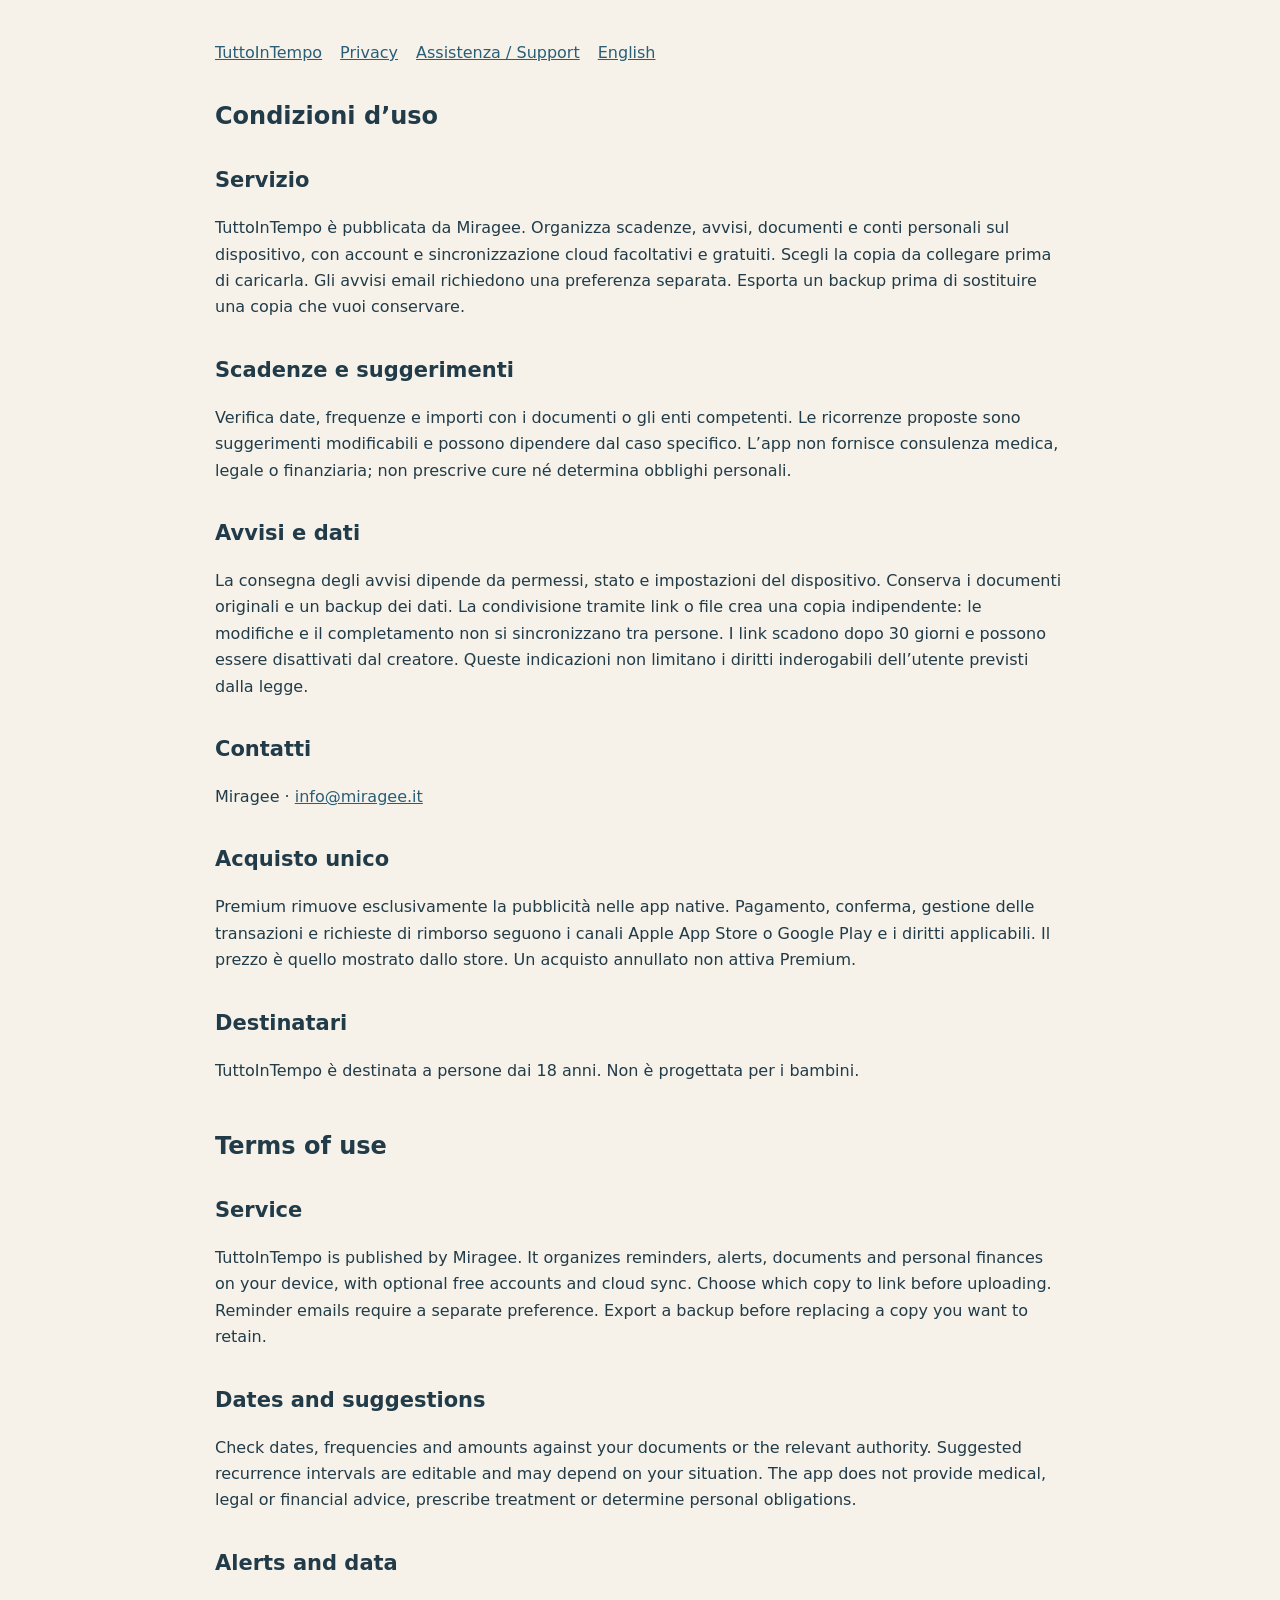
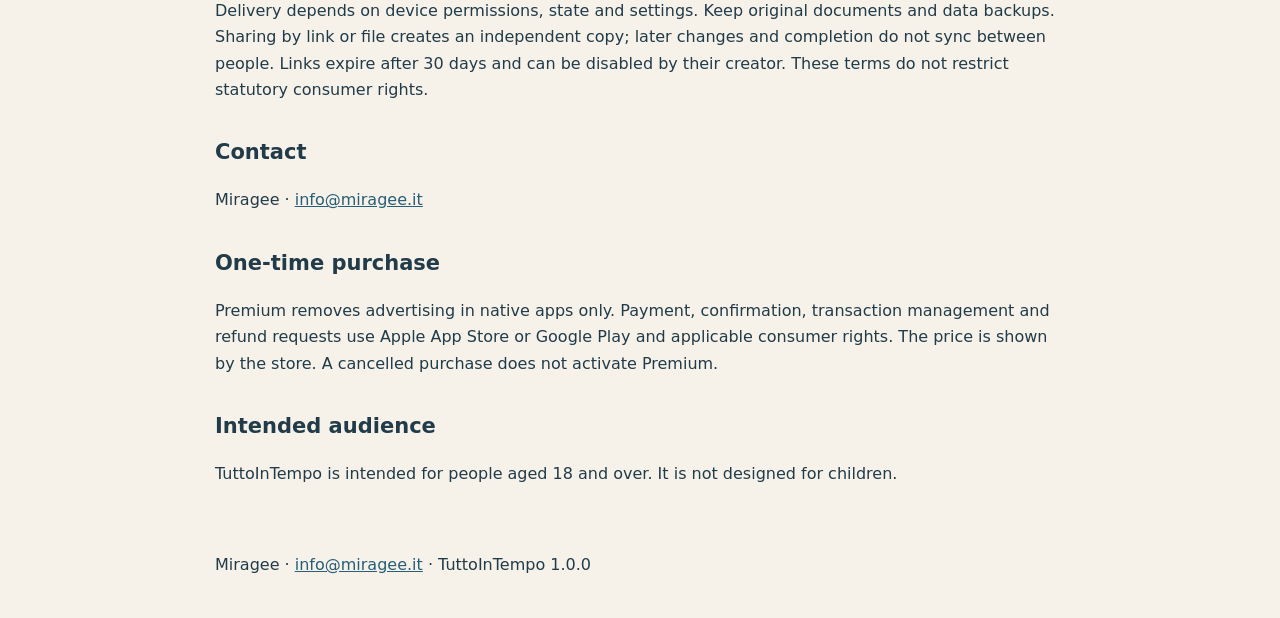
<file: terms.html>
<!doctype html><html lang="it"><head><meta charset="utf-8"><meta name="viewport" content="width=device-width,initial-scale=1"><title>Condizioni d’uso · TuttoInTempo</title><style>html{color-scheme:light dark}body{margin:0;background:light-dark(#f6f2ea,#14242c);color:light-dark(#213b48,#edf3f5);font:16px/1.65 system-ui}main{max-width:850px;margin:auto;padding:24px}a{color:light-dark(#285e76,#9cc8dc)}header,footer{padding:16px 0}h1{line-height:1.2}h2{font-size:21px;margin-top:32px}section{margin-bottom:48px}nav{display:flex;flex-wrap:wrap;gap:18px}p{overflow-wrap:anywhere}</style></head><body><main><header><nav><a href="./">TuttoInTempo</a><a href="privacy.html">Privacy</a><a href="support.html">Assistenza / Support</a><a href="#english">English</a></nav></header><section lang="it"><h1>Condizioni d’uso</h1><h2>Servizio</h2><p>TuttoInTempo è pubblicata da Miragee. Organizza scadenze, avvisi, documenti e conti personali sul dispositivo, con account e sincronizzazione cloud facoltativi e gratuiti. Scegli la copia da collegare prima di caricarla. Gli avvisi email richiedono una preferenza separata. Esporta un backup prima di sostituire una copia che vuoi conservare.</p><h2>Scadenze e suggerimenti</h2><p>Verifica date, frequenze e importi con i documenti o gli enti competenti. Le ricorrenze proposte sono suggerimenti modificabili e possono dipendere dal caso specifico. L’app non fornisce consulenza medica, legale o finanziaria; non prescrive cure né determina obblighi personali.</p><h2>Avvisi e dati</h2><p>La consegna degli avvisi dipende da permessi, stato e impostazioni del dispositivo. Conserva i documenti originali e un backup dei dati. La condivisione tramite link o file crea una copia indipendente: le modifiche e il completamento non si sincronizzano tra persone. I link scadono dopo 30 giorni e possono essere disattivati dal creatore. Queste indicazioni non limitano i diritti inderogabili dell’utente previsti dalla legge.</p><h2>Contatti</h2><p>Miragee · <a href="mailto:info@miragee.it">info@miragee.it</a></p><h2>Acquisto unico</h2><p>Premium rimuove esclusivamente la pubblicità nelle app native. Pagamento, conferma, gestione delle transazioni e richieste di rimborso seguono i canali Apple App Store o Google Play e i diritti applicabili. Il prezzo è quello mostrato dallo store. Un acquisto annullato non attiva Premium.</p><h2>Destinatari</h2><p>TuttoInTempo è destinata a persone dai 18 anni. Non è progettata per i bambini.</p></section><section lang="en" id="english"><h1>Terms of use</h1><h2>Service</h2><p>TuttoInTempo is published by Miragee. It organizes reminders, alerts, documents and personal finances on your device, with optional free accounts and cloud sync. Choose which copy to link before uploading. Reminder emails require a separate preference. Export a backup before replacing a copy you want to retain.</p><h2>Dates and suggestions</h2><p>Check dates, frequencies and amounts against your documents or the relevant authority. Suggested recurrence intervals are editable and may depend on your situation. The app does not provide medical, legal or financial advice, prescribe treatment or determine personal obligations.</p><h2>Alerts and data</h2><p>Delivery depends on device permissions, state and settings. Keep original documents and data backups. Sharing by link or file creates an independent copy; later changes and completion do not sync between people. Links expire after 30 days and can be disabled by their creator. These terms do not restrict statutory consumer rights.</p><h2>Contact</h2><p>Miragee · <a href="mailto:info@miragee.it">info@miragee.it</a></p><h2>One-time purchase</h2><p>Premium removes advertising in native apps only. Payment, confirmation, transaction management and refund requests use Apple App Store or Google Play and applicable consumer rights. The price is shown by the store. A cancelled purchase does not activate Premium.</p><h2>Intended audience</h2><p>TuttoInTempo is intended for people aged 18 and over. It is not designed for children.</p></section><footer>Miragee · <a href="mailto:info@miragee.it">info@miragee.it</a> · TuttoInTempo 1.0.0</footer></main></body></html>
</file>
<file: style.css>
@charset "UTF-8";
@font-face {font-family:"DM Sans";font-style:normal;font-weight:400 700;font-display:swap;src:url("assets/fonts/dm-sans-normal.woff2") format("woff2")}
@font-face {font-family:"Lora";font-style:normal;font-weight:400 600;font-display:swap;src:url("assets/fonts/lora-normal.woff2") format("woff2")}
@font-face {font-family:"Lora";font-style:italic;font-weight:400 500;font-display:swap;src:url("assets/fonts/lora-italic.woff2") format("woff2")}
:root {
 color-scheme:light;
 --paper:#fbf9f4; --ink:#213b48; --muted:#506571; --accent:#285e76;
 --accent-surface:#e4eef3; --surface:#eaf0f2; --surface-alt:#ede5d9; --line:#ccd9df;
 --focus:#285e76; --button-bg:#285e76; --button-ink:#fff; --button-hover:#214d61;
 --radius:16px; --ease-out:cubic-bezier(.23,1,.32,1);
 --serif:"Lora",Georgia,serif; --sans:"DM Sans",system-ui,sans-serif;
}
* {box-sizing:border-box}
html {scroll-padding-top:24px;scrollbar-color:#889783 var(--paper);scrollbar-width:thin}
body {margin:0;background:var(--paper);color:var(--ink);font-family:var(--sans);font-size:16px;line-height:1.65;-webkit-font-smoothing:antialiased}
::selection {background:var(--accent-surface);color:var(--ink)}
a {color:inherit;text-underline-offset:.22em;text-decoration-thickness:1px}
img {display:block;max-width:100%;height:auto}
svg {width:24px;height:24px;fill:none;stroke:currentColor;stroke-width:1.65;stroke-linecap:round;stroke-linejoin:round;flex-shrink:0}
h1,h2,h3,p,figure {margin:0}
h1,h2 {font-family:var(--serif);font-weight:400;letter-spacing:-.035em;line-height:1.14;text-wrap:balance}
h1 {font-size:clamp(54px,5.6vw,78px)}
h2 {font-size:clamp(36px,3.8vw,52px)}
h3 {font-size:21px;line-height:1.35;font-weight:600;letter-spacing:-.015em}
em {font-weight:400}
h1 em,h2 em {color:var(--accent)}
a:focus-visible,summary:focus-visible {outline:2px solid var(--focus);outline-offset:5px;border-radius:4px}
.wrap {width:100%;max-width:1232px;margin-inline:auto;padding-inline:48px}
.icon-library {position:absolute;width:0;height:0;overflow:hidden}
.skip {position:fixed;top:12px;left:16px;z-index:2;padding:12px 20px;background:var(--button-bg);color:var(--button-ink);border-radius:8px;clip-path:inset(50%)}
.skip:focus {clip-path:none}
/* Familiar navigation with comfortable pointer and touch targets. */
.header {display:flex;align-items:center;justify-content:space-between;min-height:80px}
.brand {display:inline-flex;align-items:center;gap:11px;text-decoration:none;font-size:22px;font-weight:700;letter-spacing:-.035em;white-space:nowrap}
.header .brand img {width:36px;height:36px}
.header nav {display:flex;align-items:center;gap:26px;font-size:14px;font-weight:600}
.header nav a {display:inline-flex;align-items:center;min-height:44px;text-decoration:none}
.header nav a[aria-current="page"] {text-decoration:underline}
.nav-cta {padding:8px 20px;border:1px solid var(--line);border-radius:999px}
.nav-cta span {margin-left:12px}
/* Incumbent split hero, using a genuine product capture. */
.hero {display:grid;grid-template-columns:1.12fr 1fr;align-items:center;gap:60px;padding-top:40px;padding-bottom:72px}
.hero-copy {min-width:0}
.lead {max-width:47ch;color:var(--muted);font-size:17px;line-height:1.8;margin-top:24px}
.actions {display:flex;align-items:center;flex-wrap:wrap;gap:18px 24px;margin-top:28px}
.button {display:inline-flex;align-items:center;justify-content:center;gap:18px;min-height:54px;padding:14px 23px;border-radius:999px;background:var(--button-bg);color:var(--button-ink);text-decoration:none;font-size:14px;font-weight:600;white-space:nowrap;transition:transform 140ms var(--ease-out)}
.button svg {width:20px;transition:transform 160ms var(--ease-out)}
.button:active:not(:focus-visible),.nav-cta:active:not(:focus-visible) {transform:scale(.97)}
.button:focus-visible,.button:focus-visible svg {transition:none}
.text-link {display:inline-flex;align-items:center;min-height:44px;font-size:14px;font-weight:500}
.hero-note {display:flex;align-items:flex-start;gap:8px;max-width:43ch;margin-top:19px;font-size:12px;color:var(--muted)}
.hero-note svg {width:17px;height:17px;margin-top:2px}
.hero-art {position:relative;display:grid;justify-items:center;align-content:center;min-height:590px;isolation:isolate}
.art-circle {position:absolute;width:440px;height:440px;max-width:100%;top:50%;left:50%;transform:translate(-50%,-50%);background:var(--surface);border-radius:50%;z-index:-1}
.phone {width:260px;padding:7px;background:#213b48;border-radius:32px;box-shadow:12px 24px 45px rgb(23 44 41 / .16);transform:rotate(-3deg)}
.phone img {width:100%;height:auto;border-radius:25px}
.art-caption {margin-top:29px;font-size:12px;color:var(--muted);text-align:center}
.intro-strip {background:var(--surface)}
.intro-strip>.wrap {display:flex;align-items:center;justify-content:space-between;gap:40px;padding-block:30px}
.intro-strip p {font-size:16px;color:var(--muted)}
.intro-strip strong {color:var(--ink);font-weight:600}
.intro-strip p:last-child {font-size:14px;text-align:right}
/* Open content groups replace nine equal bordered cards. */
.section {padding-block:88px}
.section-heading {max-width:740px;margin-bottom:48px}
.section-heading>p {max-width:62ch;margin-top:24px;font-size:16px;color:var(--muted)}
.category-grid {display:grid;grid-template-columns:repeat(3,minmax(0,1fr));gap:40px 52px;padding-top:38px;border-top:1px solid var(--line)}
.category {min-width:0}
.category>svg {width:30px;height:30px;color:var(--accent);margin-bottom:14px}
.category h3 {margin-bottom:10px}
.category p {max-width:32ch;color:var(--muted);font-size:15px;line-height:1.8}
.features-section {background:var(--surface)}
.feature-grid {display:grid;grid-template-columns:1.3fr 1fr;gap:34px 70px;margin-top:48px}
.feature-grid article {min-width:0}
.feature-grid article:first-child {grid-row:span 2;padding-right:50px;border-right:1px solid var(--line)}
.feature-grid article:last-child {padding-top:26px;border-top:1px solid var(--line)}
.feature-label {display:block;font-size:12px;font-weight:600;color:var(--accent);margin-bottom:12px}
.feature-grid h3 {font-family:var(--serif);font-size:30px;font-weight:400;line-height:1.2;letter-spacing:-.025em;margin-bottom:17px}
.feature-grid article:first-child h3 {font-size:42px}
.feature-grid p {max-width:45ch;font-size:15px;line-height:1.85;color:var(--muted)}
.feature-sample {display:flex;align-items:center;gap:12px;padding-top:18px;margin-top:19px;font-size:13px}
.feature-sample svg {width:21px;height:21px;color:var(--accent)}
.feature-sample>span {flex:1;display:flex;align-items:center;justify-content:space-between;gap:12px}
.feature-sample b {font-weight:600;font-variant-numeric:tabular-nums}
.feature-grid article:first-child .feature-sample {margin-top:36px;padding-block:25px;border-block:1px solid var(--line)}
.feature-grid article:first-child .feature-sample b {font-family:var(--serif);font-size:38px;font-weight:400}
.features-note {max-width:100ch;margin-top:40px;font-size:13px;line-height:1.8;color:var(--muted)}
.how-section {display:grid;grid-template-columns:1fr 1.3fr;gap:80px}
.steps {padding:0;margin:0;list-style:none}
.steps li {display:flex;gap:22px;padding-bottom:28px;margin-bottom:28px;border-bottom:1px solid var(--line)}
.steps li:last-child {padding-bottom:0;margin-bottom:0;border:0}
.steps li>span {display:grid;place-items:center;width:38px;height:38px;border:1px solid var(--line);border-radius:50%;flex-shrink:0;font-size:14px;font-variant-numeric:tabular-nums}
.steps h3 {font-size:18px;margin-bottom:8px}
.steps p {font-size:15px;color:var(--muted)}
.availability {max-width:1136px;display:grid;grid-template-columns:1.5fr 1fr;gap:60px;align-items:center;padding:52px;background:var(--surface-alt);border-radius:var(--radius)}
.availability h2 {font-size:43px}
.availability>div>p {max-width:52ch;color:var(--muted);font-size:16px;margin-top:22px}
.status-pill {display:inline-flex;align-items:center;margin-top:25px;font-size:13px;font-weight:600;color:var(--accent)}
.availability-side {text-align:center}
.availability-side img {width:78px;margin-inline:auto}
.availability-side>p {margin-bottom:16px;line-height:1.8}
.availability-side>a {display:inline-flex;align-items:center;min-height:44px;font-size:14px;gap:8px;font-weight:500}
.faq-section {display:grid;grid-template-columns:1fr 1.4fr;gap:80px}
.faq-list details {border-bottom:1px solid var(--line);padding-block:21px}
.faq-list details:first-child {border-top:1px solid var(--line)}
.faq-list summary {display:flex;align-items:center;justify-content:space-between;gap:18px;cursor:pointer;list-style:none;font-size:16px;font-weight:600}
summary::-webkit-details-marker {display:none}
.faq-list summary::after {content:"";width:10px;height:10px;border-right:1.5px solid var(--ink);border-bottom:1.5px solid var(--ink);transform:rotate(45deg);flex-shrink:0;margin-right:5px}
.faq-list details[open] summary::after {transform:rotate(-135deg)}
.faq-list p {max-width:65ch;margin-top:18px;font-size:15px;color:var(--muted);line-height:1.85}
.footer {display:flex;align-items:center;justify-content:space-between;flex-wrap:wrap;gap:22px;padding-block:32px;border-top:1px solid var(--line)}
.footer .brand {font-size:20px}
.footer>span {font-size:13px;color:var(--muted)}
.footer nav {display:flex;align-items:center;gap:24px;font-size:13px}
.footer nav a {display:inline-flex;align-items:center;min-height:44px}
.footer-note {width:100%;font-size:12px;color:var(--muted)}
/* Read mode: intact legal text, with a shorter path on phones. */
.privacy-hero {padding-top:58px;padding-bottom:42px}
.privacy-hero h1 {font-size:clamp(46px,5.5vw,70px)}
.privacy-hero .lead {max-width:65ch}
.policy-meta {color:var(--muted);font-size:14px;margin-top:22px}
.policy-draft {display:inline-block;color:var(--accent);font-size:14px;margin-top:12px}
.policy-summary {display:grid;grid-template-columns:repeat(3,minmax(0,1fr));gap:30px;padding-block:26px;margin-top:32px;border-block:1px solid var(--line)}
.policy-summary strong {display:block;font-size:16px;font-weight:600;margin-bottom:8px}
.policy-summary p {font-size:14px;color:var(--muted);line-height:1.8}
.policy-layout {display:grid;grid-template-columns:215px minmax(0,1fr);gap:62px;padding-top:10px;padding-bottom:80px}
.policy-toc {align-self:start;position:sticky;top:24px}
.policy-toc h2 {font-family:var(--sans);font-size:14px;font-weight:600;letter-spacing:0;margin-bottom:14px}
.policy-toc ol {margin:0;padding-left:22px;font-size:13px;line-height:1.6}
.policy-toc li {margin-bottom:11px}
.policy-toc a {text-decoration:none}
.policy-mobile-toc {display:none}
.policy-body {width:100%;max-width:72ch}
.policy-body section {margin-bottom:40px}
.policy-body h2 {font-family:var(--sans);font-size:23px;font-weight:600;line-height:1.45;letter-spacing:-.02em;margin-bottom:15px;text-wrap:initial}
.policy-body p,.policy-body li {font-size:16px;line-height:1.85;color:var(--muted)}
.policy-body p+p {margin-top:14px}
.policy-body ul {padding-left:22px}
.policy-body li {margin-bottom:8px}
.policy-body a {overflow-wrap:anywhere}
.policy-note {padding:22px;margin-block:20px;border:1px solid var(--line);background:var(--surface-alt);border-radius:var(--radius)}
.policy-note strong {display:block;color:var(--ink);font-size:16px;line-height:1.5;margin-bottom:8px}
.policy-table {width:100%;border-collapse:collapse;margin-top:18px;font-size:14px}
.policy-table td,.policy-table th {padding:16px 14px;border-bottom:1px solid var(--line);text-align:left;vertical-align:top}
.policy-table th {background:var(--surface);font-weight:600}
.policy-table td {color:var(--muted);line-height:1.8}
@media (hover:hover) and (pointer:fine) {
 .button:hover {background:var(--button-hover)}
 .button:hover svg {transform:translateX(3px)}
 .header nav a:not(.nav-cta):hover,.policy-toc a:hover {text-decoration:underline}
 .nav-cta:hover {background:var(--surface)}
}
/* One short arrival cue for the product capture. Content is always visible. */
@media (prefers-reduced-motion:no-preference) {
 .hero-art {animation:product-arrive 280ms var(--ease-out)}
 @keyframes product-arrive {
  from {opacity:.65;transform:translateY(8px)}
  to {opacity:1;transform:translateY(0)}
 }
}
@media (prefers-reduced-motion:reduce) {
 .button,.button svg {transition:none}
 .button:active:not(:focus-visible),.nav-cta:active:not(:focus-visible) {transform:none}
}
@media (max-width:1024px) {
 .wrap {padding-inline:32px}
 .hero {gap:28px;grid-template-columns:1.15fr 1fr}
 .hero h1 {font-size:64px}
 .hero-art {min-height:560px}
 .phone {width:240px}
 .art-circle {width:340px;height:340px}
 .category-grid {gap:38px 32px}
 .feature-grid {gap:32px 40px}
 .feature-grid article:first-child {padding-right:32px}
 .how-section,.faq-section {gap:44px}
 .availability {width:calc(100% - 64px);padding:38px}
 .availability h2 {font-size:36px}
 .policy-layout {grid-template-columns:180px minmax(0,1fr);gap:35px}
}
@media (max-width:767px) {
 .wrap {padding-inline:24px}
 .header {min-height:76px}
 .brand {font-size:20px;gap:9px}
 .header nav {gap:16px;font-size:13px}
 .header nav>a:first-child {display:none}
 .nav-cta {padding-inline:15px}
 .hero {grid-template-columns:1fr;gap:38px;padding-top:24px;padding-bottom:42px}
 .hero h1 {font-size:62px}
 .hero-copy {max-width:540px}
 .lead {font-size:17px;margin-top:22px}
 .hero-art {width:100%;min-height:0;padding-top:4px;padding-bottom:6px}
 .phone {width:246px}
 .art-circle {width:340px;height:340px}
 .art-caption {margin-top:25px}
 .intro-strip>.wrap {padding-block:26px}
 .intro-strip p {font-size:15px}
 .intro-strip p:last-child {display:none}
 .section {padding-block:60px}
 .section-heading {margin-bottom:32px}
 .section-heading>p {margin-top:20px}
 .category-grid {grid-template-columns:repeat(2,minmax(0,1fr));gap:32px 24px;padding-top:28px}
 .category>svg {width:27px;height:27px}
 .category h3 {font-size:19px}
 .category p {font-size:14px}
 .category:last-child {grid-column:1 / -1}
 .category:last-child p {max-width:45ch}
 .feature-grid {grid-template-columns:1fr;gap:30px;margin-top:32px}
 .feature-grid article:first-child {grid-row:auto;border-right:0;padding-right:0}
 .feature-grid article:first-child h3 {font-size:36px}
 .feature-grid article:first-child .feature-sample {margin-top:24px}
 .feature-grid article:not(:first-child) {border-top:1px solid var(--line);padding-top:26px}
 .feature-grid h3 br {display:none}
 .feature-grid p {max-width:60ch}
 .features-note {margin-top:28px}
 .how-section,.faq-section {grid-template-columns:1fr;gap:32px}
 .steps li {gap:17px;padding-bottom:24px;margin-bottom:24px}
 .availability {width:calc(100% - 48px);grid-template-columns:1fr;gap:28px;padding:32px 28px}
 .availability-side {display:none}
 .availability h2 {font-size:36px}
 .availability>div>p {font-size:15px}
 .faq-list summary {font-size:15px}
 .footer {gap:14px}
 .footer>span {display:none}
 .footer nav {gap:18px}
 .footer-note {font-size:12px}
 .privacy-hero {padding-top:32px;padding-bottom:32px}
 .policy-summary {grid-template-columns:1fr;gap:21px}
 .policy-layout {grid-template-columns:1fr;gap:28px}
 .policy-toc {display:none}
 .policy-mobile-toc {display:block;border-block:1px solid var(--line);padding-block:16px}
 .policy-mobile-toc summary {cursor:pointer;font-size:15px;font-weight:600;min-height:26px}
 .policy-mobile-toc ol {padding-left:24px;font-size:14px;line-height:1.7}
 .policy-mobile-toc li {margin-bottom:10px}
 .policy-body h2 {font-size:22px}
 .policy-note {padding:20px}
 .policy-table {font-size:13px}
 .policy-table td,.policy-table th {padding:14px 8px}
}
@media (max-width:400px) {
 .wrap {padding-inline:20px}
 .header .brand {font-size:17px;gap:8px}
 .header .brand img {width:30px;height:30px}
 .header nav {gap:12px;font-size:12px}
 .nav-cta {padding-inline:12px}
 .nav-cta span {margin-left:6px}
 .hero h1 {font-size:54px}
 .lead {font-size:16px}
 .actions {gap:9px 20px}
 .button {font-size:14px;padding-inline:21px}
 .hero-note {font-size:12px}
 .phone {width:236px}
 .art-circle {width:278px;height:278px}
 .category-grid {gap:30px 20px}
 .category h3 {font-size:17px}
 .category p {font-size:14px}
 .availability {width:calc(100% - 40px);padding:28px 23px}
 .availability h2 {font-size:31px}
 .status-pill {font-size:12px}
 .footer nav {width:100%;font-size:13px}
}
/* System dark mode keeps the same hierarchy and the brand accent. */
@media (prefers-color-scheme:dark) {
 :root {
  color-scheme:dark;
  --paper:#14242c;--ink:#edf3f5;--muted:#b8c8d0;--accent:#9cc8dc;
  --accent-surface:#243f4d;--surface:#1e3541;--surface-alt:#2d3940;--line:#415963;
  --focus:#9cc8dc;--button-bg:#9cc8dc;--button-ink:#14242c;--button-hover:#c6dfe9;
 }
 .phone {background:#213b48;box-shadow:12px 24px 45px rgb(0 0 0 / .24)}
}
@media print {
 :root {--paper:white;--ink:black;--muted:#333;--accent:#333;--surface:white;--surface-alt:white;--line:#aaa}
 .header nav,.policy-toc,.policy-mobile-toc,.skip,.footer nav {display:none}
 .wrap {max-width:none;padding-inline:0}
 .policy-layout {display:block}
 .policy-body {max-width:none}
 .privacy-hero {padding-top:15px}
 .policy-body section {break-inside:avoid}
}
/* Current release content, using the approved application photographs. */
.eyebrow{color:var(--accent);font-size:12px;font-weight:700;letter-spacing:.08em;margin-bottom:18px}.category>img{width:100%;height:auto;aspect-ratio:1.5;object-fit:cover;border-radius:16px;margin-bottom:17px}.feature-grid{grid-template-columns:repeat(3,minmax(0,1fr));gap:40px}.feature-grid article:first-child{grid-row:auto;padding:0;border:0}.feature-grid article:last-child{padding:0;border:0}.feature-grid article:first-child h3,.feature-grid h3{font-size:30px}.feature-grid article:first-child .feature-sample{margin-top:19px;padding-top:18px;padding-bottom:0;border:0}.feature-grid article:first-child .feature-sample b{font-family:var(--sans);font-size:13px}.feature-sample{align-items:flex-start}.availability .status-pill{display:block}.policy-body{overflow-wrap:anywhere}@media(max-width:1024px){.feature-grid{grid-template-columns:repeat(2,minmax(0,1fr));gap:32px}}@media(max-width:767px){.feature-grid{grid-template-columns:1fr}.feature-grid article:first-child h3{font-size:30px}.feature-grid article:not(:first-child){padding-top:26px}.category:last-child{grid-column:auto}.header nav{gap:12px}.category-grid{gap:30px 20px}.category>img{border-radius:12px}}

/* Store availability */
.store-status{display:grid;gap:1.25rem;margin:1.5rem 0}.store-status>div{padding:1rem 0;border-top:1px solid currentColor}.store-status dt{font-weight:750;font-size:1.1rem}.store-status dd{margin:.5rem 0 0;line-height:1.65}.availability-updated{font-size:.9rem}.store-status dd,.availability-updated{overflow-wrap:anywhere}
</file>
